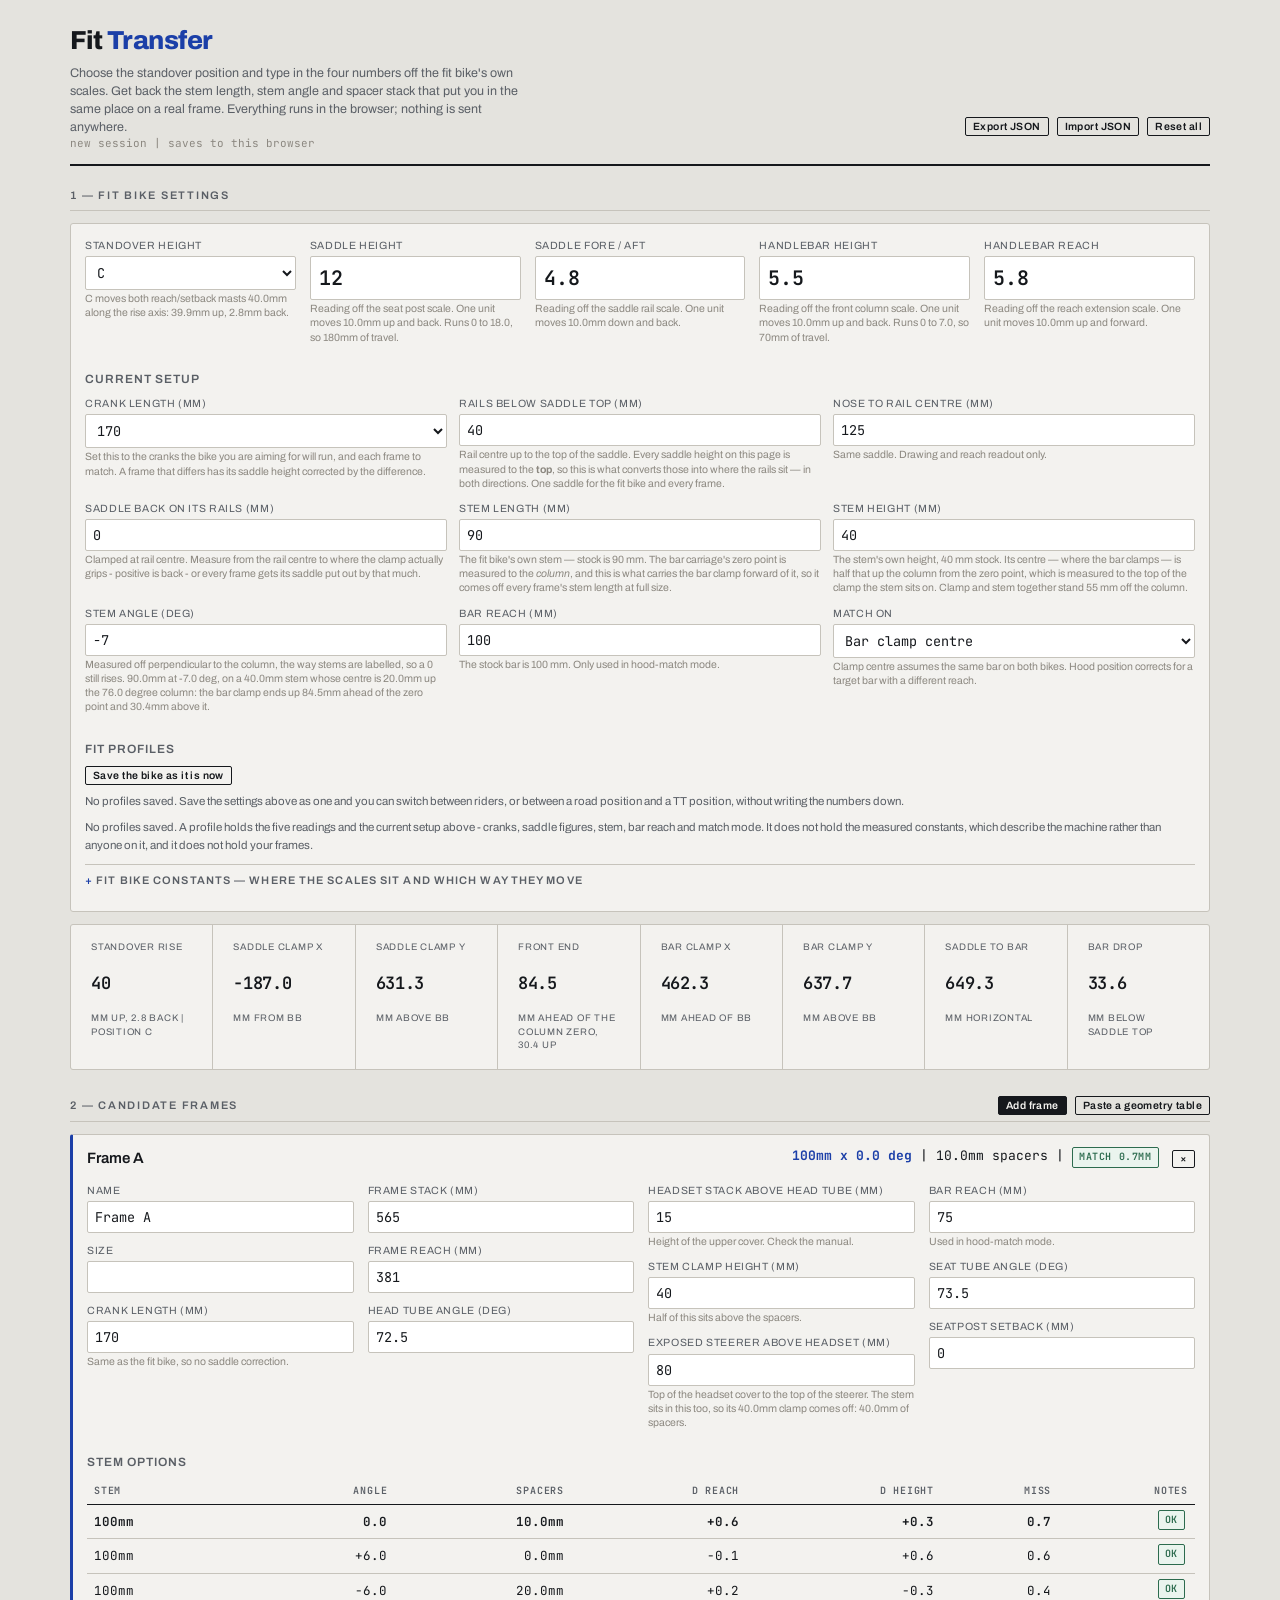
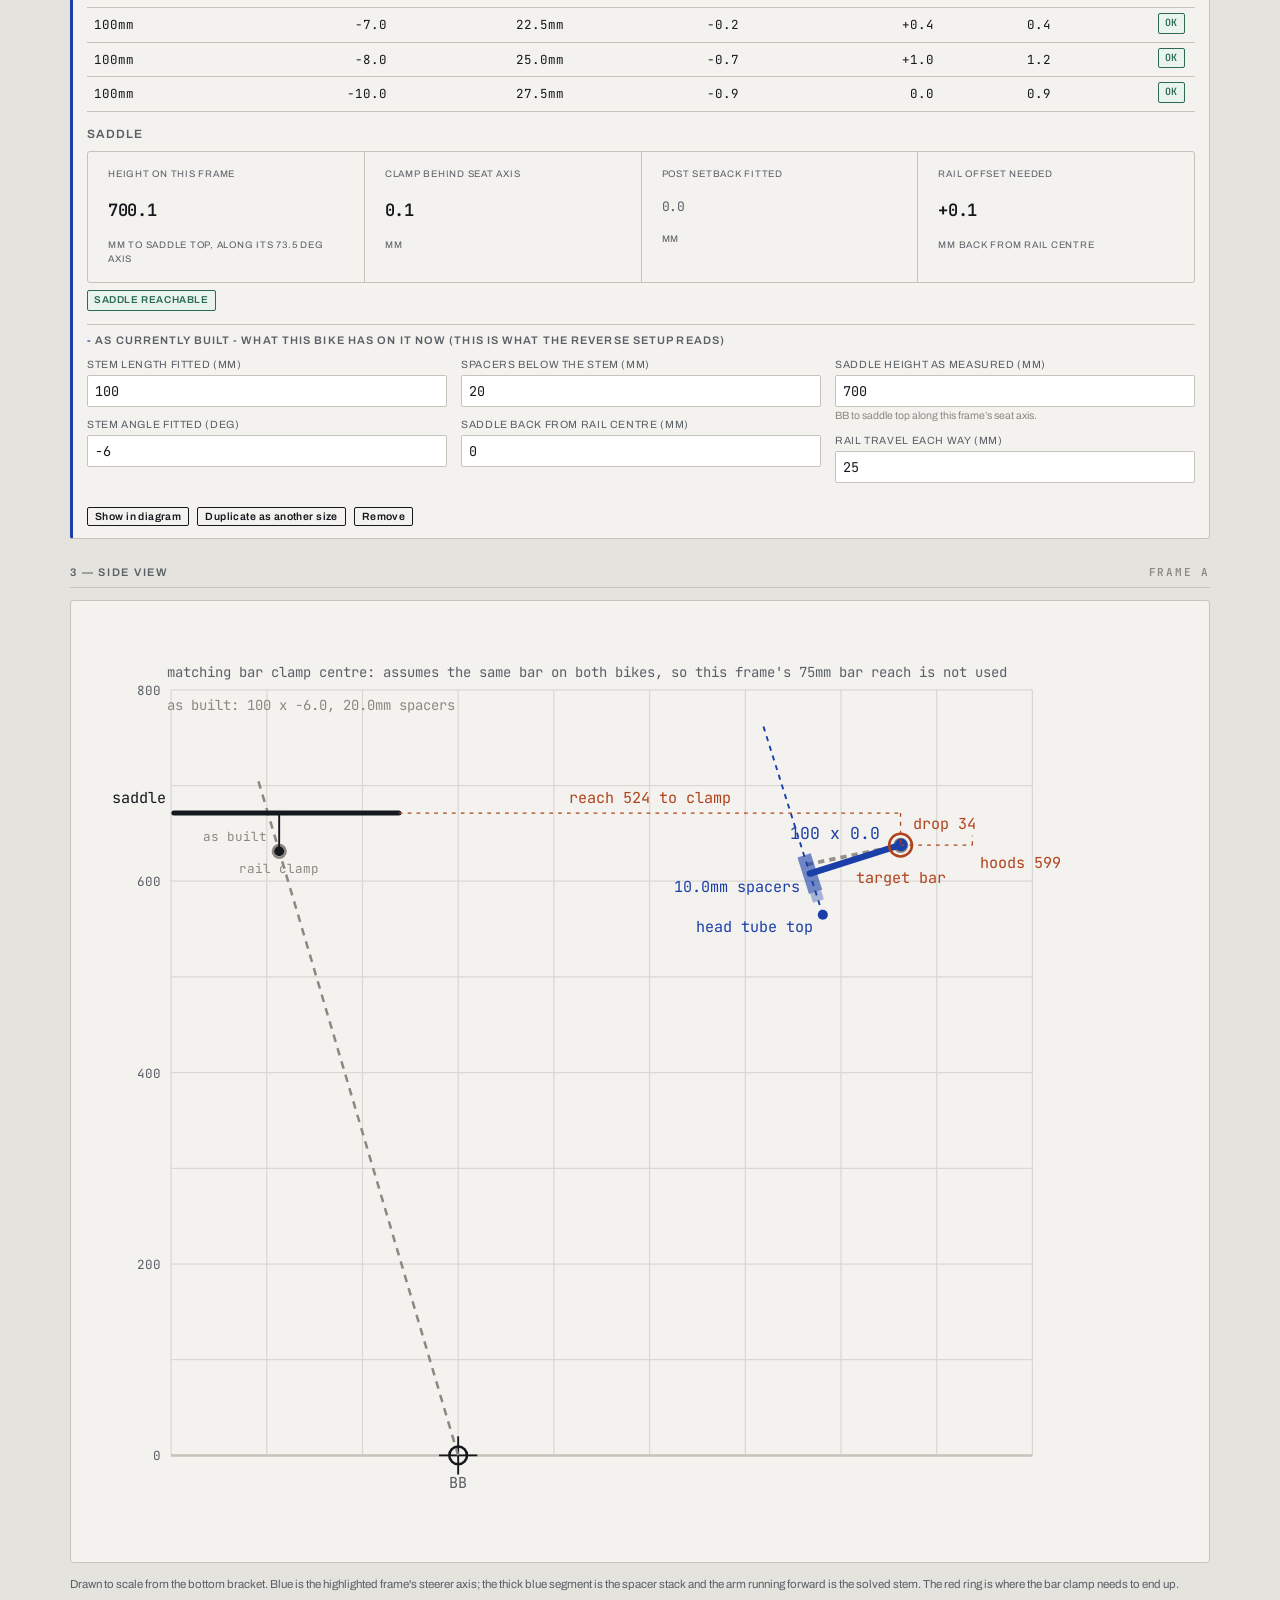
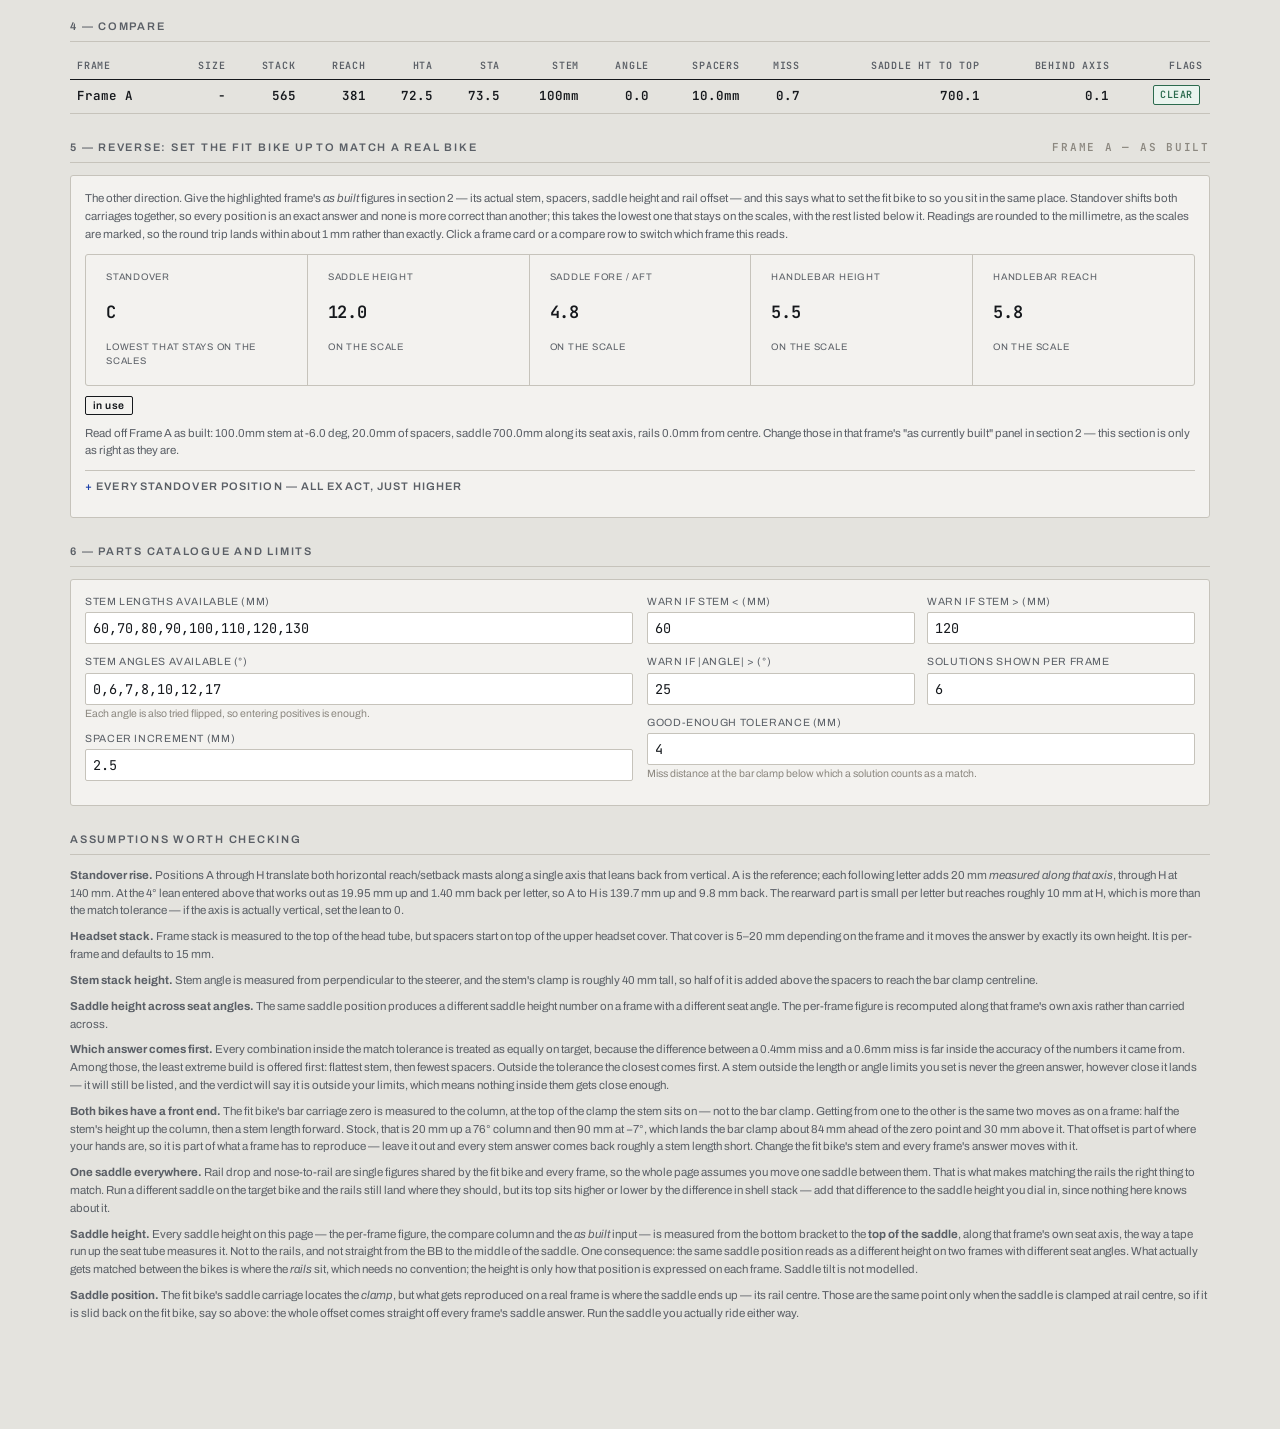
<file: index.html>
<!DOCTYPE html>
<html lang="en">
<head>
<meta charset="utf-8">
<meta name="viewport" content="width=device-width, initial-scale=1">
<title>Kickr Shift Fit Transfer — fit bike to frame</title>
<link rel="preconnect" href="https://fonts.googleapis.com">
<link rel="preconnect" href="https://fonts.gstatic.com" crossorigin>
<link href="https://fonts.googleapis.com/css2?family=Archivo:wght@500;600;800&family=JetBrains+Mono:wght@400;600&display=swap" rel="stylesheet">
<link rel="stylesheet" href="styles.css">
</head>
<body>
<div class="wrap">

<header class="top">
  <div class="topbar">
    <div>
      <h1>Fit <span>Transfer</span></h1>
      <div class="sub">Choose the standover position and type in the four numbers off the fit bike's own scales. Get back the stem length, stem angle and spacer stack that put you in the same place on a real frame. Everything runs in the browser; nothing is sent anywhere.</div>
    </div>
    <div class="btnrow">
      <button class="ghost tiny" id="export-json">Export JSON</button>
      <button class="ghost tiny" id="import-json">Import JSON</button>
      <button class="ghost tiny" id="reset-all">Reset all</button>
      <input type="file" id="import-file" accept=".json" style="display:none">
    </div>
  </div>
  <div class="status" id="save-status"></div>
</header>

<section>
  <h2>1 &mdash; Fit bike settings</h2>
  <div class="panel">
    <div class="grid cols5 big">
      <div class="field"><label>Standover height</label>
        <select data-reading="standover">
          <option value="A">A</option><option value="B">B</option><option value="C">C</option><option value="D">D</option>
          <option value="E">E</option><option value="F">F</option><option value="G">G</option><option value="H">H</option>
        </select>
        <div class="hint" data-hint-for="standover"></div></div>
      <div class="field"><label data-label-for="saddleHeight">Saddle height</label>
        <input type="text" inputmode="decimal" data-reading="saddleHeight">
        <div class="hint" data-hint-for="saddleHeight"></div></div>
      <div class="field"><label data-label-for="saddleForeAft">Saddle fore / aft</label>
        <input type="text" inputmode="decimal" data-reading="saddleForeAft">
        <div class="hint" data-hint-for="saddleForeAft"></div></div>
      <div class="field"><label data-label-for="barHeight">Handlebar height</label>
        <input type="text" inputmode="decimal" data-reading="barHeight">
        <div class="hint" data-hint-for="barHeight"></div></div>
      <div class="field"><label data-label-for="barReach">Handlebar reach</label>
        <input type="text" inputmode="decimal" data-reading="barReach">
        <div class="hint" data-hint-for="barReach"></div></div>
    </div>

    <h3 style="margin-top:16px">Current setup</h3>
    <div class="grid cols3" style="gap:0 12px">
      <div class="field"><label>Crank length (mm)</label>
        <select data-fit-bike="crankLength">
          <option value="165">165</option><option value="167.5">167.5</option>
          <option value="170">170</option><option value="172.5">172.5</option>
          <option value="175">175</option>
        </select>
        <div class="hint">Set this to the cranks the bike you are aiming for will run, and each
          frame to match. A frame that differs has its saddle height corrected by the difference.</div></div>
      <div class="field"><label>Rails below saddle top (mm)</label>
        <input type="text" inputmode="decimal" data-fit-bike="railsBelowSaddleTop">
        <div class="hint">Rail centre up to the top of the saddle. Every saddle height on this page
          is measured to the <b>top</b>, so this is what converts those into where the rails sit
          &mdash; in both directions. One saddle for the fit bike and every frame.</div></div>
      <div class="field"><label>Nose to rail centre (mm)</label>
        <input type="text" inputmode="decimal" data-fit-bike="noseToRailCentre">
        <div class="hint">Same saddle. Drawing and reach readout only.</div></div>
      <div class="field"><label>Saddle back on its rails (mm)</label>
        <input type="text" inputmode="decimal" data-fit-bike="saddleRailOffset">
        <div class="hint" data-hint-for="saddleRailOffset"></div></div>
      <div class="field"><label>Stem length (mm)</label>
        <input type="text" inputmode="decimal" data-fit-bike="stemLength">
        <div class="hint">The fit bike's own stem &mdash; stock is 90&nbsp;mm. The bar carriage's zero
          point is measured to the <i>column</i>, and this is what carries the bar clamp forward of
          it, so it comes off every frame's stem length at full size.</div></div>
      <div class="field"><label>Stem height (mm)</label>
        <input type="text" inputmode="decimal" data-fit-bike="stemHeight">
        <div class="hint">The stem's own height, 40&nbsp;mm stock. Its centre &mdash; where the bar
          clamps &mdash; is half that up the column from the zero point, which is measured to the top
          of the clamp the stem sits on. Clamp and stem together stand 55&nbsp;mm off the column.</div></div>
      <div class="field"><label>Stem angle (deg)</label>
        <input type="text" inputmode="decimal" data-fit-bike="stemAngle">
        <div class="hint" data-hint-for="fitStem"></div></div>
      <div class="field"><label>Bar reach (mm)</label>
        <input type="text" inputmode="decimal" data-fit-bike="barReach">
        <div class="hint">The stock bar is 100&nbsp;mm. Only used in hood-match mode.</div></div>
      <div class="field"><label>Match on</label>
        <select data-fit-bike="matchMode">
          <option value="clamp">Bar clamp centre</option>
          <option value="hoods">Hood position</option>
        </select>
        <div class="hint">Clamp centre assumes the same bar on both bikes. Hood position corrects
          for a target bar with a different reach.</div></div>
    </div>

    <h3 style="margin-top:16px">Fit profiles</h3>
    <div class="btnrow" style="margin-bottom:8px">
      <button class="ghost tiny" id="save-profile">Save the bike as it is now</button>
    </div>
    <div id="profiles-panel"></div>
    <div class="note" id="profiles-note" style="margin-top:8px"></div>

    <details id="constants-details">
      <summary>Fit bike constants &mdash; where the scales sit and which way they move</summary>
      <div class="note" style="margin:4px 0 12px">
        Each carriage is a zero mark plus two slides. Give where the zero mark sits relative to the
        bottom bracket with standover at A, then describe each slide. Standover B through H moves
        both horizontal reach/setback masts 20&nbsp;mm per letter along an axis that leans 4&deg; back,
        so each letter is mostly up but slightly rearward. The height slide takes a tube angle, read the way
        you would read a seat tube or head tube angle: 73 leans back, 90 is vertical. The fore/aft and
        reach slides are near level, so they take a tilt off horizontal: 0 is level, +3 rises 3&deg;,
        &minus;3 drops 3&deg;. Which way along a slide a bigger reading travels is carried by the sign
        of its mm-per-unit, so use a negative gain if the scale counts the other way. Every field
        prints back what it means in words &mdash; if that sentence disagrees with the bike in front
        of you, the number is wrong.
      </div>
      <div class="note" style="margin:0 0 12px">
        <b>These are measured off the machine and you should not normally need to touch them.</b>
        They are a property of the fit bike, not of you or your bikes, so they do not change when you
        adjust anything. Editing one only makes sense if a measurement here is actually wrong, which
        would mean it was mismeasured when this app was written rather than that anything has changed.
        Reset puts every value on this panel back to the measured defaults.
      </div>
      <div class="grid cols2">
        <div><h3>Saddle carriage</h3><div class="grid cols2" style="gap:0 12px" id="saddle-carriage-fields"></div></div>
        <div><h3>Handlebar carriage</h3><div class="grid cols2" style="gap:0 12px" id="bar-carriage-fields"></div></div>
      </div>
      <h3 style="margin-top:14px">Standover mechanism</h3>
      <div class="grid cols4" style="gap:0 12px">
        <div class="field"><label>Standover step per letter (mm)</label>
          <input type="text" inputmode="decimal" data-fit-bike="standoverStepMm">
          <div class="hint">Measured along the rise axis, not vertically.</div></div>
        <div class="field"><label>Standover axis lean back (&deg;)</label>
          <input type="text" inputmode="decimal" data-fit-bike="standoverRiseBackDegrees">
          <div class="hint" data-hint-for="standoverRise"></div></div>
      </div>
      <div class="btnrow" style="margin-top:12px">
        <button class="ghost tiny" id="reset-constants">Reset constants to measured defaults</button>
        <span class="status" id="reset-constants-note"></span>
      </div>
    </details>
  </div>

  <div style="height:12px"></div>
  <div class="readout" id="target-readout"></div>
</section>

<section>
  <h2>2 &mdash; Candidate frames
    <span class="btnrow"><button class="tiny" id="add-frame">Add frame</button>
    <button class="ghost tiny" id="toggle-paste">Paste a geometry table</button></span></h2>
  <div id="paste-panel" class="panel" style="display:none;margin-bottom:14px">
    <h3>Paste geometry</h3>
    <div class="note" style="margin-bottom:8px">Copy the geometry table off the manufacturer's page and paste it here. Rows are matched by label; pick the column for your size. Check the parsed values before importing &mdash; table layouts vary.</div>
    <textarea id="paste-input" placeholder="Stack&#9;528&#9;545&#9;565&#9;585&#10;Reach&#9;372&#9;377&#9;381&#9;387&#10;Head tube angle&#9;71.5&#9;72&#9;72.5&#9;73&#10;Seat tube angle&#9;74.5&#9;74&#9;73.5&#9;73.5"></textarea>
    <div class="btnrow" style="margin-top:8px"><button class="tiny" id="parse-paste">Parse</button><button class="ghost tiny" id="close-paste">Close</button></div>
    <div id="parse-output" style="margin-top:10px"></div>
  </div>
  <div id="frame-list"></div>
</section>

<section>
  <h2>3 &mdash; Side view <span class="status" id="side-view-label"></span></h2>
  <svg id="side-view" viewBox="0 0 900 760" role="img" aria-label="Scale side view of the target position and the solved stem"></svg>
  <div class="note" style="margin-top:6px">Drawn to scale from the bottom bracket. Blue is the highlighted frame's steerer axis; the thick blue segment is the spacer stack and the arm running forward is the solved stem. The red ring is where the bar clamp needs to end up.</div>
</section>

<section>
  <h2>4 &mdash; Compare</h2>
  <div class="scroll"><table id="compare-table"></table></div>
</section>

<section>
  <h2>5 &mdash; Reverse: set the fit bike up to match a real bike <span class="status" id="reverse-label"></span></h2>
  <div class="panel">
    <div class="note" style="margin-bottom:10px">
      The other direction. Give the highlighted frame's <i>as built</i> figures in section 2 &mdash; its actual
      stem, spacers, saddle height and rail offset &mdash; and this says what to set the fit bike to so you sit
      in the same place. Standover shifts both carriages together, so every position is an exact answer and
      none is more correct than another; this takes the lowest one that stays on the scales, with the rest
      listed below it. Readings are rounded to the millimetre, as the scales are marked, so the round trip
      lands within about 1&nbsp;mm rather than exactly. Click a frame card or a compare row to switch which
      frame this reads.
    </div>
    <div id="reverse-panel"></div>
  </div>
</section>

<section>
  <h2>6 &mdash; Parts catalogue and limits</h2>
  <div class="panel grid cols2">
    <div>
      <div class="field"><label>Stem lengths available (mm)</label><input type="text" data-option="stemLengths"></div>
      <div class="field"><label>Stem angles available (&deg;)</label><input type="text" data-option="stemAngles">
        <div class="hint">Each angle is also tried flipped, so entering positives is enough.</div></div>
      <div class="field"><label>Spacer increment (mm)</label><input type="text" inputmode="decimal" data-option="spacerStep"></div>
    </div>
    <div>
      <div class="grid cols2" style="gap:0 12px">
        <div class="field"><label>Warn if stem &lt; (mm)</label><input type="text" inputmode="decimal" data-option="minStemLength"></div>
        <div class="field"><label>Warn if stem &gt; (mm)</label><input type="text" inputmode="decimal" data-option="maxStemLength"></div>
        <div class="field"><label>Warn if |angle| &gt; (&deg;)</label><input type="text" inputmode="decimal" data-option="maxStemAngle"></div>
        <div class="field"><label>Solutions shown per frame</label><input type="text" inputmode="decimal" data-option="solutionsPerFrame"></div>
      </div>
      <div class="field"><label>Good-enough tolerance (mm)</label><input type="text" inputmode="decimal" data-option="toleranceMm">
        <div class="hint">Miss distance at the bar clamp below which a solution counts as a match.</div></div>
    </div>
  </div>
</section>

<section>
  <h2>Assumptions worth checking</h2>
  <div class="note">
    <p><b>Standover rise.</b> Positions A through H translate both horizontal reach/setback masts along a single axis that leans back from vertical. A is the reference; each following letter adds 20&nbsp;mm <i>measured along that axis</i>, through H at 140&nbsp;mm. At the 4&deg; lean entered above that works out as 19.95&nbsp;mm up and 1.40&nbsp;mm back per letter, so A to H is 139.7&nbsp;mm up and 9.8&nbsp;mm back. The rearward part is small per letter but reaches roughly 10&nbsp;mm at H, which is more than the match tolerance &mdash; if the axis is actually vertical, set the lean to 0.</p>
    <p><b>Headset stack.</b> Frame stack is measured to the top of the head tube, but spacers start on top of the upper headset cover. That cover is 5&ndash;20&nbsp;mm depending on the frame and it moves the answer by exactly its own height. It is per-frame and defaults to 15&nbsp;mm.</p>
    <p><b>Stem stack height.</b> Stem angle is measured from perpendicular to the steerer, and the stem's clamp is roughly 40&nbsp;mm tall, so half of it is added above the spacers to reach the bar clamp centreline.</p>
    <p><b>Saddle height across seat angles.</b> The same saddle position produces a different saddle height number on a frame with a different seat angle. The per-frame figure is recomputed along that frame's own axis rather than carried across.</p>
    <p><b>Which answer comes first.</b> Every combination inside the match tolerance is treated as equally on target, because the difference between a 0.4mm miss and a 0.6mm miss is far inside the accuracy of the numbers it came from. Among those, the least extreme build is offered first: flattest stem, then fewest spacers. Outside the tolerance the closest comes first. A stem outside the length or angle limits you set is never the green answer, however close it lands &mdash; it will still be listed, and the verdict will say it is outside your limits, which means nothing inside them gets close enough.</p>
    <p><b>Both bikes have a front end.</b> The fit bike's bar carriage zero is measured to the column, at the top of the clamp the stem sits on &mdash; not to the bar clamp. Getting from one to the other is the same two moves as on a frame: half the stem's height up the column, then a stem length forward. Stock, that is 20&nbsp;mm up a 76&deg; column and then 90&nbsp;mm at &minus;7&deg;, which lands the bar clamp about 84&nbsp;mm ahead of the zero point and 30&nbsp;mm above it. That offset is part of where your hands are, so it is part of what a frame has to reproduce &mdash; leave it out and every stem answer comes back roughly a stem length short. Change the fit bike's stem and every frame's answer moves with it.</p>
    <p><b>One saddle everywhere.</b> Rail drop and nose-to-rail are single figures shared by the fit bike and every frame, so the whole page assumes you move one saddle between them. That is what makes matching the rails the right thing to match. Run a different saddle on the target bike and the rails still land where they should, but its top sits higher or lower by the difference in shell stack &mdash; add that difference to the saddle height you dial in, since nothing here knows about it.</p>
    <p><b>Saddle height.</b> Every saddle height on this page &mdash; the per-frame figure, the compare column and the <i>as built</i> input &mdash; is measured from the bottom bracket to the <b>top of the saddle</b>, along that frame's own seat axis, the way a tape run up the seat tube measures it. Not to the rails, and not straight from the BB to the middle of the saddle. One consequence: the same saddle position reads as a different height on two frames with different seat angles. What actually gets matched between the bikes is where the <i>rails</i> sit, which needs no convention; the height is only how that position is expressed on each frame. Saddle tilt is not modelled.</p>
    <p><b>Saddle position.</b> The fit bike's saddle carriage locates the <i>clamp</i>, but what gets reproduced on a real frame is where the saddle ends up &mdash; its rail centre. Those are the same point only when the saddle is clamped at rail centre, so if it is slid back on the fit bike, say so above: the whole offset comes straight off every frame's saddle answer. Run the saddle you actually ride either way.</p>
  </div>
</section>

</div>

<script type="module" src="js/main.js"></script>
</body>
</html>
</file>
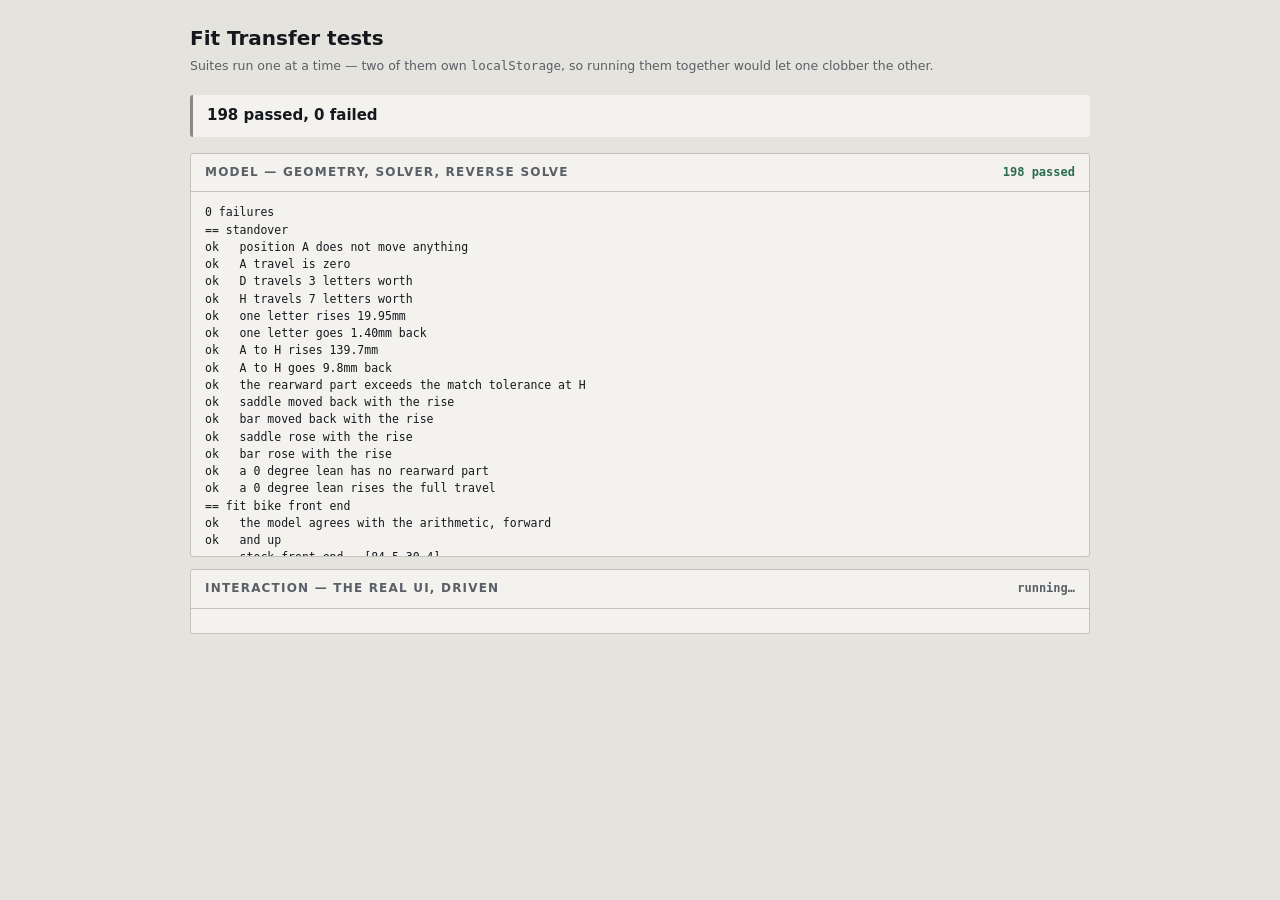
<file: tests/index.html>
<!DOCTYPE html>
<html lang="en">
<head>
<meta charset="utf-8">
<meta name="viewport" content="width=device-width, initial-scale=1">
<title>Fit Transfer — tests</title>
<style>
body{background:#E4E3DE;color:#15181C;font-family:system-ui,-apple-system,sans-serif;
  font-size:14px;margin:0;padding:24px;line-height:1.45}
.wrap{max-width:900px;margin:0 auto}
h1{font-size:20px;margin:0 0 4px}
.sub{color:#5A5F66;font-size:12.5px;margin-bottom:20px}
#total{font-size:15px;font-weight:600;padding:10px 14px;border-radius:3px;margin-bottom:16px;
  border-left:3px solid #8C8880;background:#F3F2EF}
#total.pass{border-left-color:#2C6B4E;background:#edf5f0}
#total.fail{border-left-color:#B0431D;background:#fff3ec}
.suite{background:#F3F2EF;border:1px solid #C6C3BB;border-radius:3px;margin-bottom:12px}
.suite h2{font-size:12px;letter-spacing:.1em;text-transform:uppercase;color:#5A5F66;
  margin:0;padding:10px 14px;border-bottom:1px solid #C6C3BB;display:flex;
  justify-content:space-between;align-items:center;gap:10px}
.tally{font-family:ui-monospace,Menlo,monospace;font-size:12px;letter-spacing:0;text-transform:none}
.tally.pass{color:#2C6B4E}
.tally.fail{color:#B0431D}
pre{margin:0;padding:12px 14px;font-family:ui-monospace,SFMono-Regular,Menlo,monospace;
  font-size:11.5px;line-height:1.5;white-space:pre-wrap;max-height:340px;overflow:auto}
pre .bad{color:#B0431D;font-weight:600}
/* Rendered but offscreen, NOT display:none — an element inside a non-rendered frame
   cannot take focus, and two suites check that the caret survives a redraw. */
iframe{position:fixed;left:-10000px;top:0;width:1200px;height:900px;border:0}
</style>
</head>
<body>
<div class="wrap">
  <h1>Fit Transfer tests</h1>
  <div class="sub">Suites run one at a time — two of them own <code>localStorage</code>, so
    running them together would let one clobber the other.</div>
  <div id="total">running…</div>
  <div id="suites"></div>
</div>

<script type="module">
const SUITES = [
  { file: 'model.html', title: 'Model — geometry, solver, reverse solve' },
  { file: 'interaction.html', title: 'Interaction — the real UI, driven' },
  { file: 'migration.html', title: 'Migration — loading a pre-refactor save' },
];

const TIMEOUT_MS = 30000;
const POLL_MS = 100;
// A suite publishes its results synchronously, which can be before its app's debounced
// save has landed. Tearing the frame down and pausing keeps that write from escaping into
// the next suite's localStorage.
const SETTLE_MS = 500;
const sleep = ms => new Promise(resolve => setTimeout(resolve, ms));

/** Load one suite offscreen, wait for its results, then tear it down. */
async function run(suite) {
  const frame = document.createElement('iframe');
  frame.src = suite.file;
  document.body.append(frame);

  const deadline = Date.now() + TIMEOUT_MS;
  let output = 'FAIL suite timed out after ' + TIMEOUT_MS / 1000 + 's';

  while (Date.now() < deadline) {
    await sleep(POLL_MS);
    let text;
    try {
      text = frame.contentDocument?.querySelector('#results')?.textContent;
    } catch {
      continue; // still navigating
    }
    if (text && text !== 'running') {
      output = text;
      break;
    }
  }

  // Removing the frame discards its timers, so no stray save fires later.
  frame.remove();
  await sleep(SETTLE_MS);
  return output;
}

const total = document.querySelector('#total');
const host = document.querySelector('#suites');
let grandPassed = 0;
let grandFailed = 0;

for (const suite of SUITES) {
  const panel = document.createElement('div');
  panel.className = 'suite';
  panel.innerHTML = `<h2>${suite.title}<span class="tally">running…</span></h2><pre></pre>`;
  host.append(panel);

  const output = await run(suite);
  const lines = output.split('\n');
  const passed = lines.filter(line => line.startsWith('ok')).length;
  const failed = lines.filter(line => line.startsWith('FAIL') || line.startsWith('THREW')).length;
  grandPassed += passed;
  grandFailed += failed;

  const tally = panel.querySelector('.tally');
  tally.textContent = failed ? `${failed} failed, ${passed} passed` : `${passed} passed`;
  tally.className = 'tally ' + (failed ? 'fail' : 'pass');

  // Highlight failures; keep everything else as plain text.
  panel.querySelector('pre').append(...lines.flatMap(line => {
    const isBad = line.startsWith('FAIL') || line.startsWith('THREW');
    const node = isBad ? Object.assign(document.createElement('span'), { className: 'bad', textContent: line })
                       : document.createTextNode(line);
    return [node, document.createTextNode('\n')];
  }));

  total.textContent = `${grandPassed} passed, ${grandFailed} failed`;
}

total.textContent = grandFailed
  ? `${grandFailed} failed, ${grandPassed} passed`
  : `All ${grandPassed} checks passed across ${SUITES.length} suites`;
total.className = grandFailed ? 'fail' : 'pass';
</script>
</body>
</html>
</file>
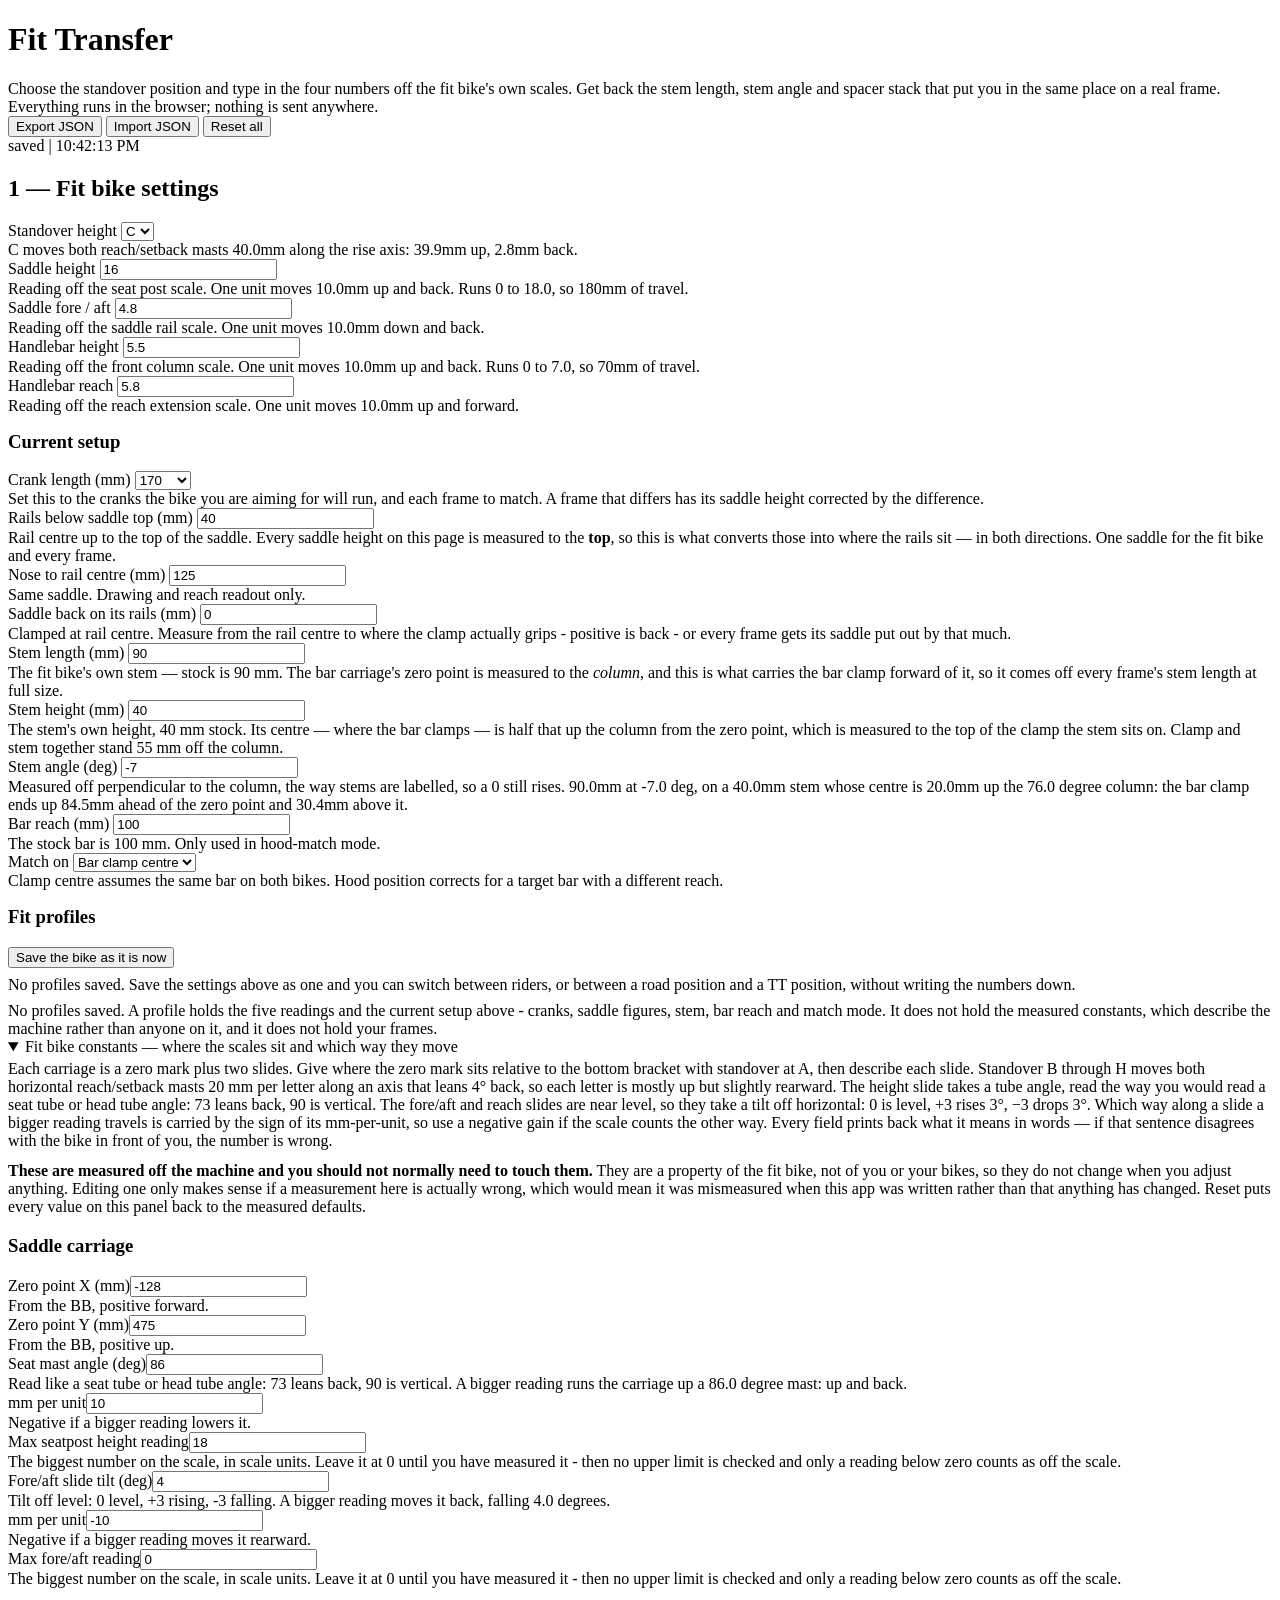
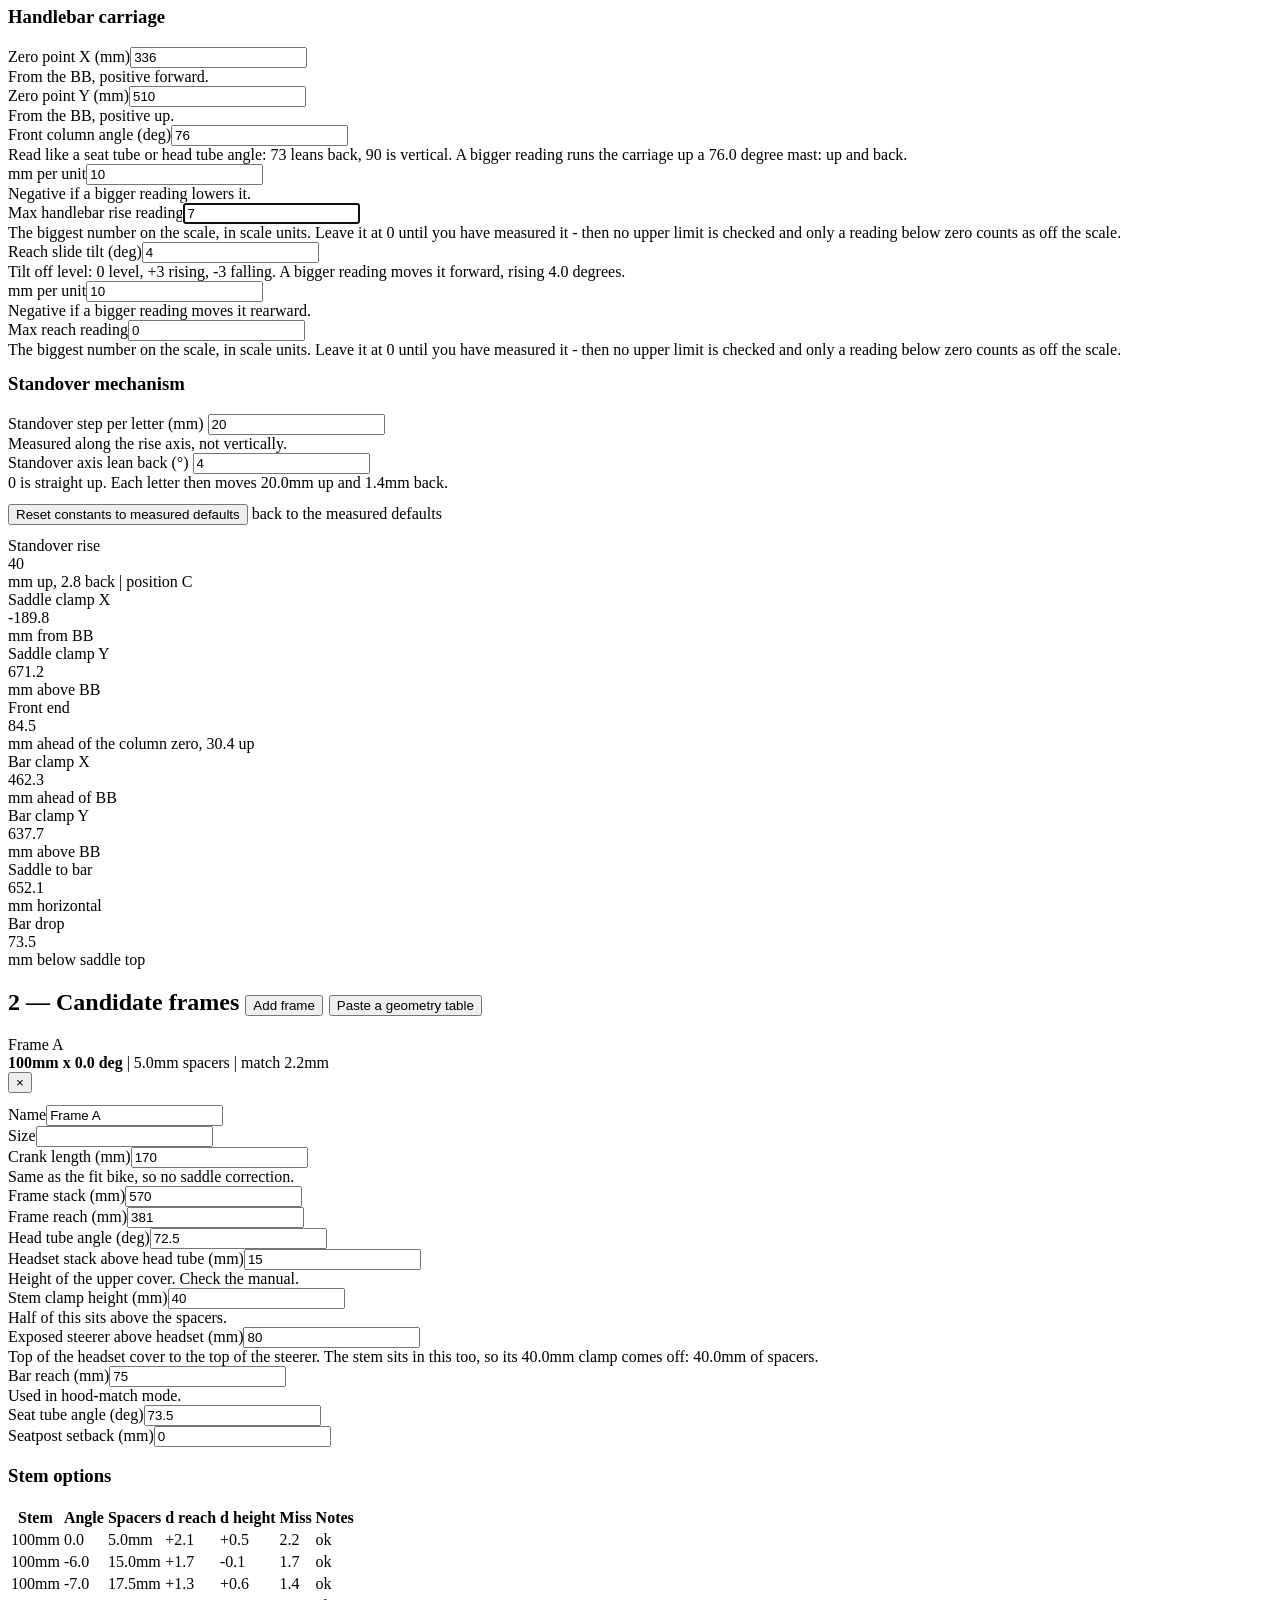
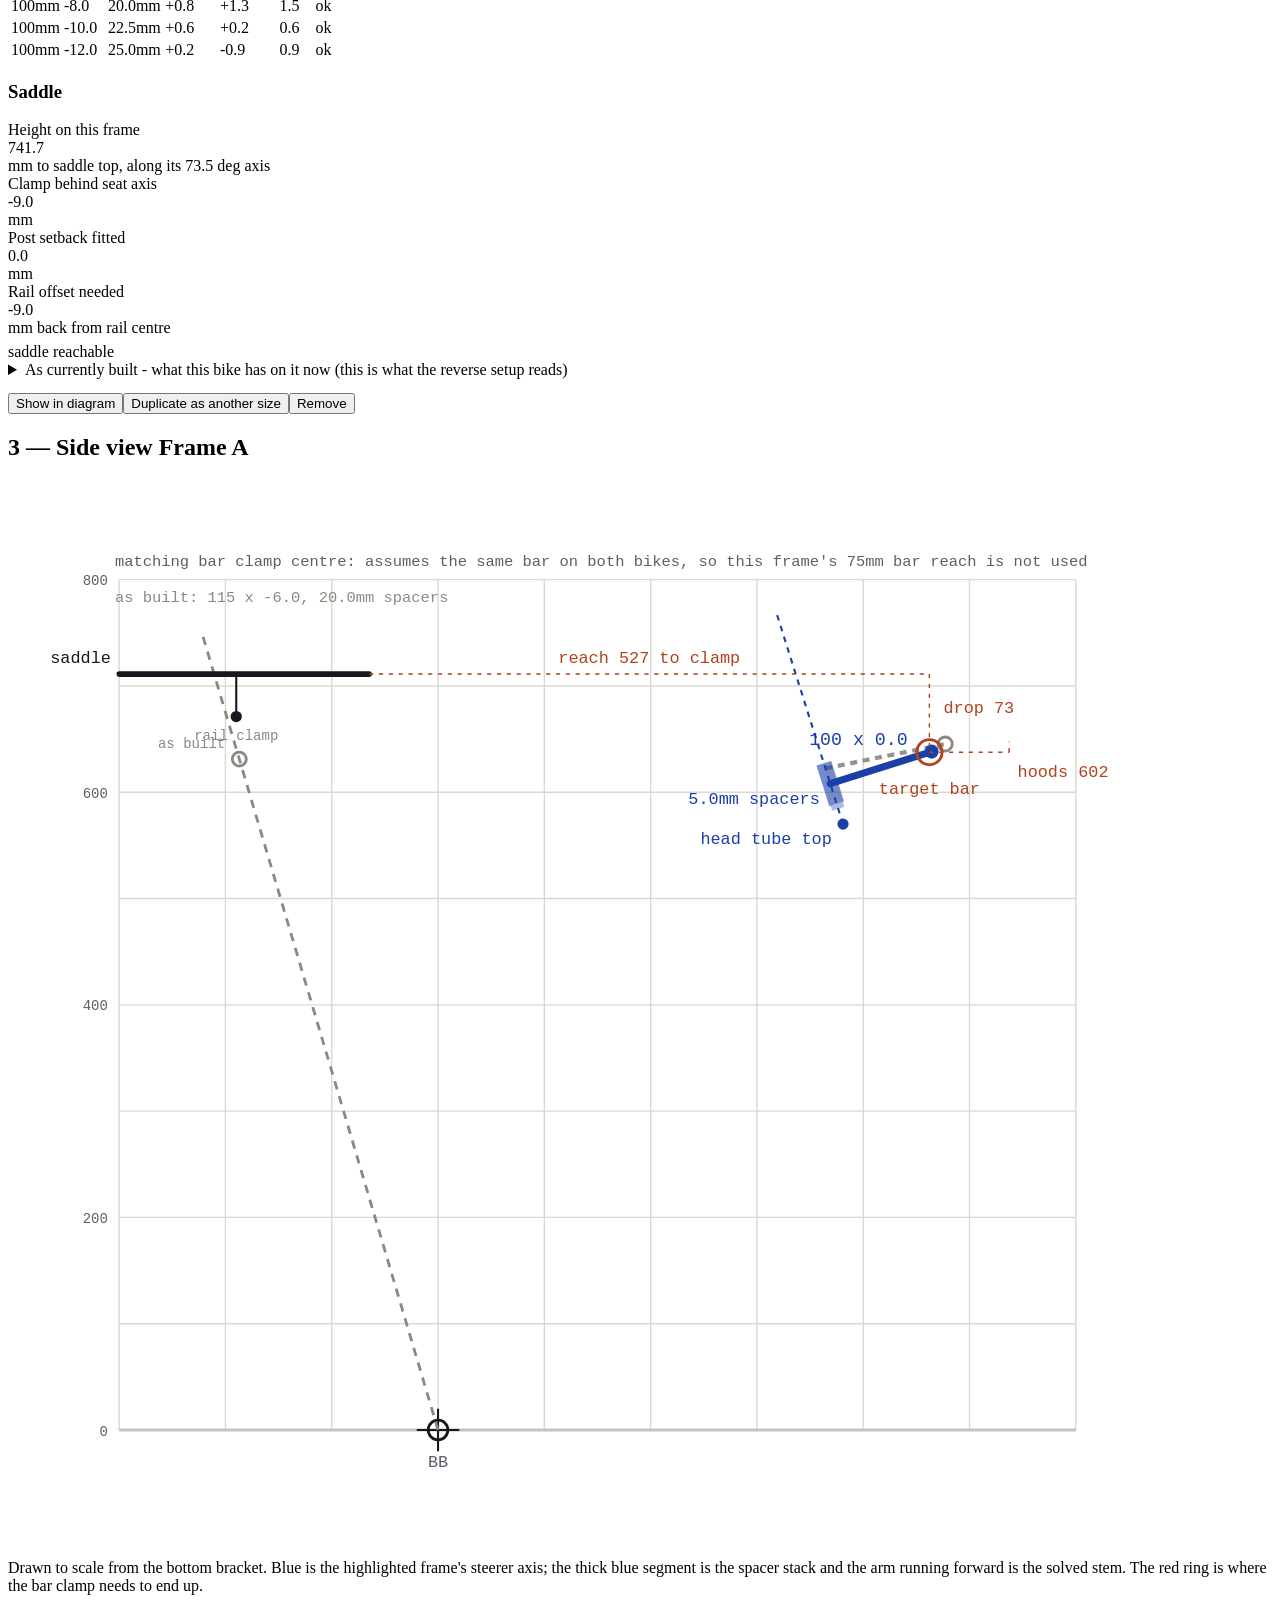
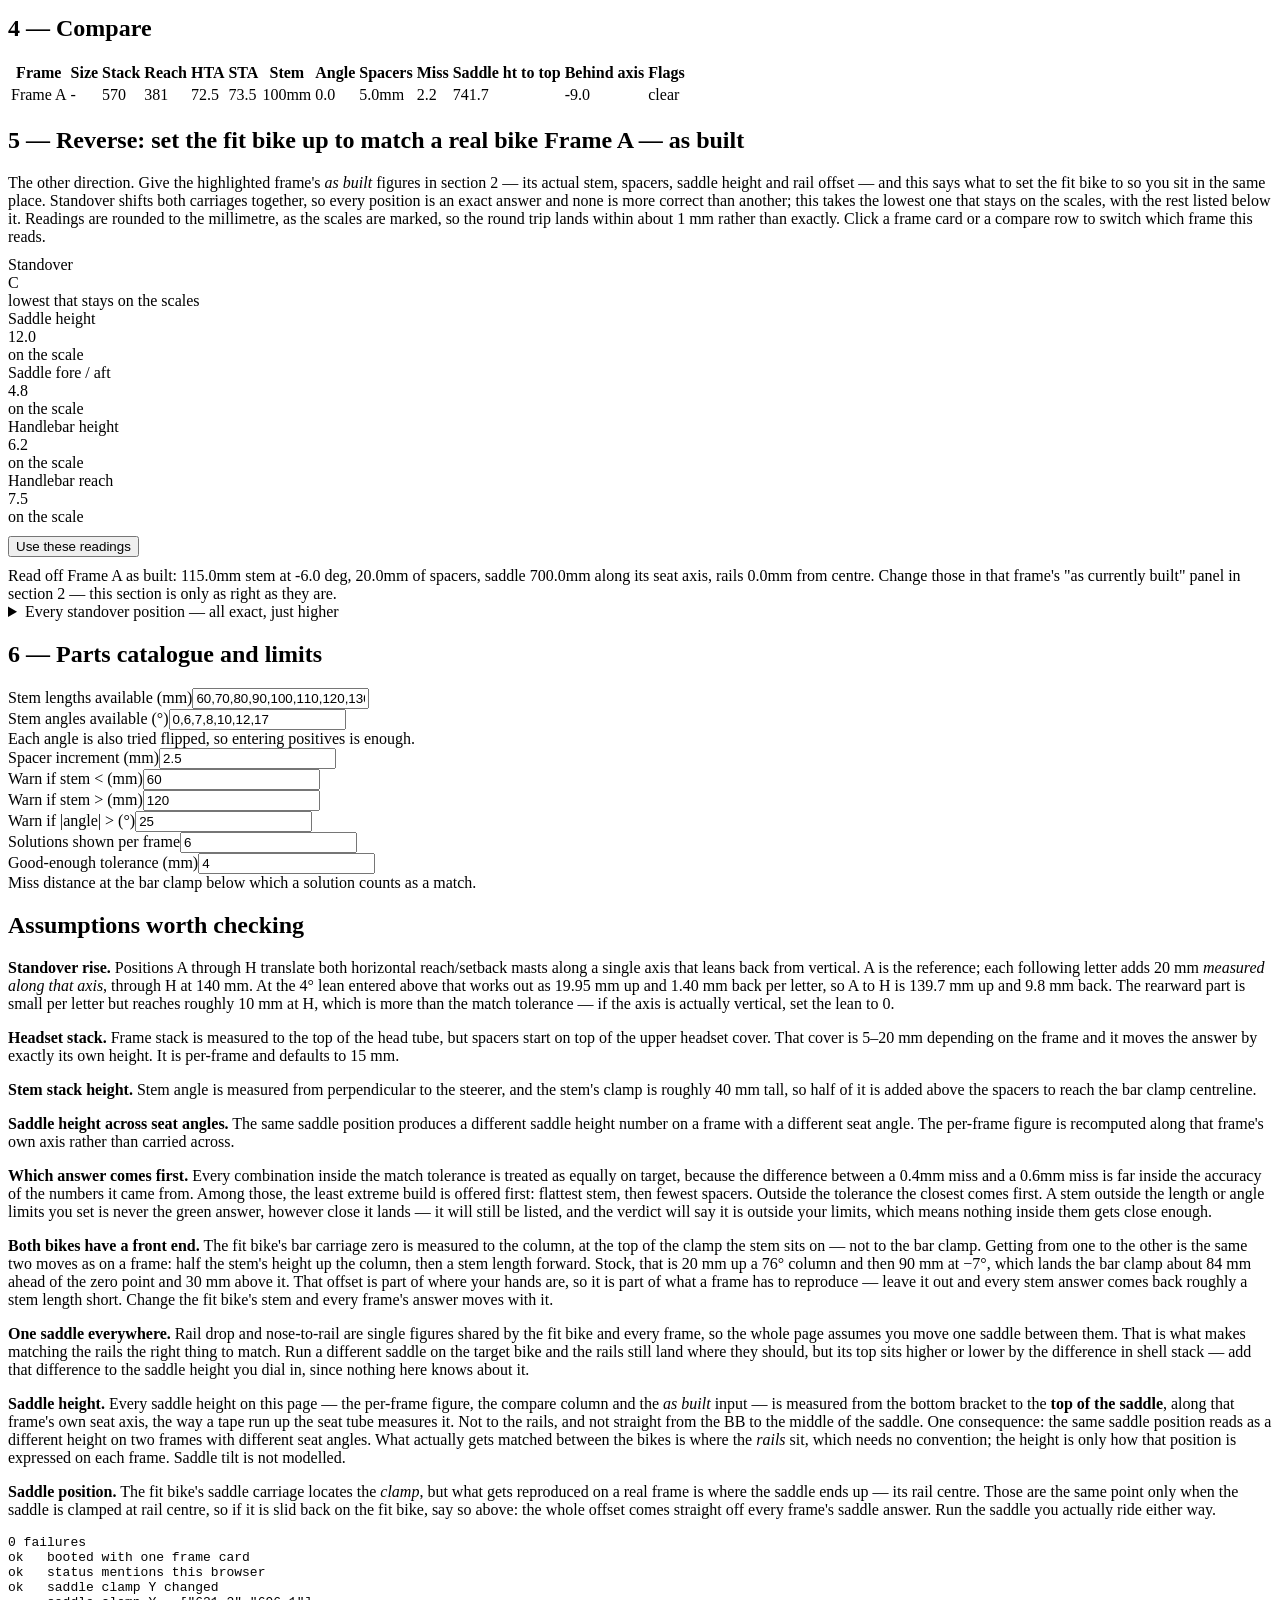
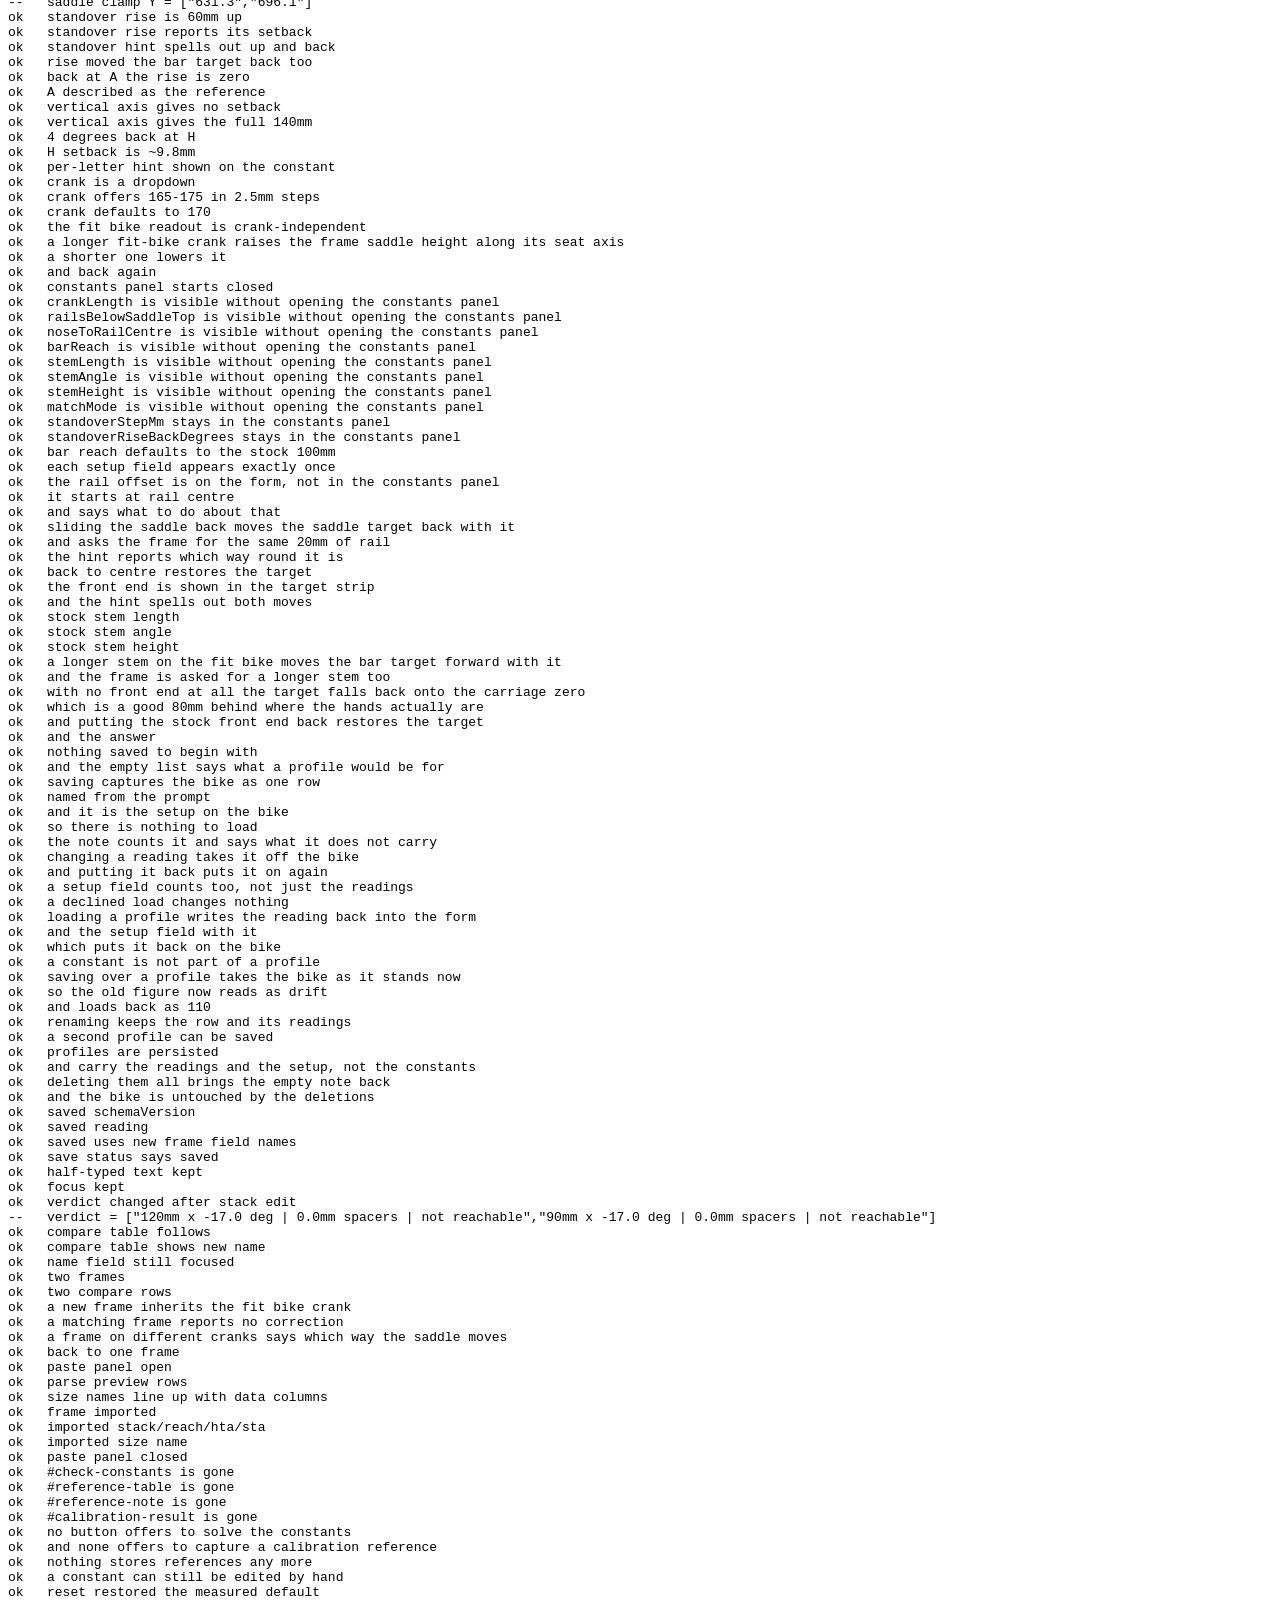
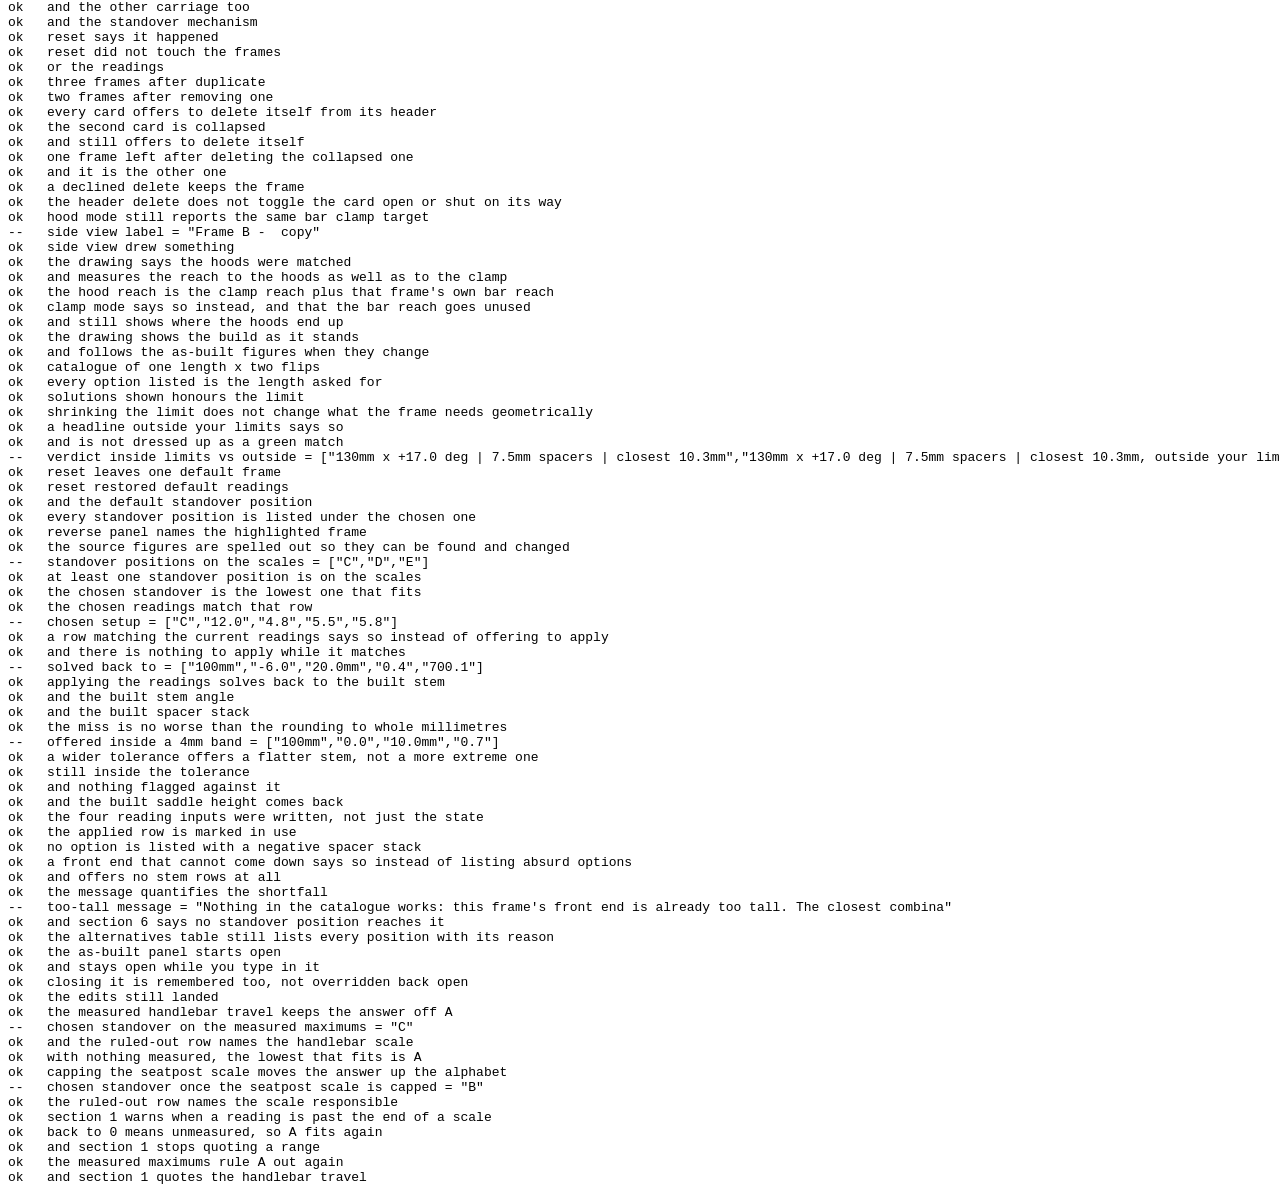
<file: tests/interaction.html>
<!DOCTYPE html>
<html><head><meta charset="utf-8"><title>smoke</title></head>
<body>
<pre id="results">running</pre>
<script type="module">
const log = [];
const check = (label, got, want) => {
  const ok = JSON.stringify(got) === JSON.stringify(want);
  log.push(`${ok ? 'ok  ' : 'FAIL'} ${label}${ok ? '' : `  got=${JSON.stringify(got)} want=${JSON.stringify(want)}`}`);
};
const note = (label, value) => log.push(`--   ${label} = ${JSON.stringify(value)}`);
const sleep = ms => new Promise(r => setTimeout(r, ms));
const $ = s => document.querySelector(s);
const $$ = s => Array.from(document.querySelectorAll(s));

function type(input, value) {
  input.value = value;
  input.dispatchEvent(new Event('input', { bubbles: true }));
}
function pick(select, value) {
  select.value = value;
  select.dispatchEvent(new Event('input', { bubbles: true }));
  select.dispatchEvent(new Event('change', { bubbles: true }));
}
const buttonByText = text => $$('button').find(b => b.textContent.trim() === text);

try {
  localStorage.clear();

  // Load the real page markup, minus its module tag, then boot the app against it.
  const html = await fetch('../index.html').then(r => r.text());
  const parsed = new DOMParser().parseFromString(html, 'text/html');
  const results = $('#results');
  document.body.innerHTML = parsed.body.innerHTML;
  document.body.append(results);
  await import('../js/main.js');

  for (let i = 0; i < 60 && !$('#frame-list').children.length; i++) await sleep(50);
  check('booted with one frame card', $('#frame-list').children.length, 1);
  check('status mentions this browser', /saves to this browser/.test($('#save-status').textContent), true);

  // Everything destructive asks first, and an unanswered native dialog blocks the page for
  // good in headless Chrome, so the answer is stubbed here rather than next to each click. The
  // sections that care about declining override it themselves and put it back.
  window.confirm = () => true;
  // Profile names come from a prompt; take the suggestion unless a test says otherwise.
  window.prompt = (question, suggestion) => suggestion;

  /* ---- 1. typing a reading moves the target readout ---- */
  const readoutValues = () => $$('#target-readout .v').map(n => n.textContent);
  const before = readoutValues();
  type($('[data-reading="saddleHeight"]'), '18.5');
  const after = readoutValues();
  check('saddle clamp Y changed', before[2] !== after[2], true);
  note('saddle clamp Y', [before[2], after[2]]);

  /* ---- 2. standover select lifts both carriages ---- */
  // From A deliberately: the default is C now, so starting where the page starts would leave
  // the first pick doing nothing.
  pick($('[data-reading="standover"]'), 'A');
  // Strip order: standover rise, saddle X, saddle Y, front end, bar X, bar Y, ...
  const barTargetBeforeRise = $$('#target-readout .v')[4].textContent;
  pick($('[data-reading="standover"]'), 'D');
  // Three letters at 20mm along an axis leaning 4 degrees back: 59.9 up, 4.2 back.
  check('standover rise is 60mm up', $$('#target-readout .v')[0].textContent, '60');
  check('standover rise reports its setback', /4\.2 back \| position D/.test($$('#target-readout div')[0].textContent), true);
  check('standover hint spells out up and back', /D moves both reach\/setback masts 60\.0mm along the rise axis: 59\.9mm up, 4\.2mm back/.test($('[data-hint-for="standover"]').textContent), true);
  // Both figures are printed to one decimal, so their difference can be a rounding step out.
  check('rise moved the bar target back too',
        Math.abs(Number(barTargetBeforeRise) - Number($$('#target-readout .v')[4].textContent) - 4.2) < 0.15, true);
  pick($('[data-reading="standover"]'), 'A');
  check('back at A the rise is zero', $$('#target-readout .v')[0].textContent, '0');
  check('A described as the reference', /A is the reference position/.test($('[data-hint-for="standover"]').textContent), true);

  /* ---- 2b. the standover axis is editable, and 0 makes it purely vertical ---- */
  type($('[data-fit-bike="standoverRiseBackDegrees"]'), '0');
  pick($('[data-reading="standover"]'), 'H');
  check('vertical axis gives no setback', $$('#target-readout div')[0].textContent.includes('0 back'), true);
  check('vertical axis gives the full 140mm', $$('#target-readout .v')[0].textContent, '140');
  type($('[data-fit-bike="standoverRiseBackDegrees"]'), '4');
  check('4 degrees back at H', $$('#target-readout .v')[0].textContent, '140');
  check('H setback is ~9.8mm', /9\.8 back/.test($$('#target-readout div')[0].textContent), true);
  check('per-letter hint shown on the constant', $('[data-hint-for="standoverRise"]').textContent,
        '0 is straight up. Each letter then moves 20.0mm up and 1.4mm back.');
  pick($('[data-reading="standover"]'), 'A');

  /* ---- 2c. crank length is a dropdown of the bike's actual increments ---- */
  const crank = $('[data-fit-bike="crankLength"]');
  check('crank is a dropdown', crank.tagName, 'SELECT');
  check('crank offers 165-175 in 2.5mm steps',
        [...crank.options].map(o => o.value), ['165', '167.5', '170', '172.5', '175']);
  check('crank defaults to 170', crank.value, '170');
  // Crank compensation is per candidate frame, not part of the fit bike's own readout, so
  // it shows up in the frame's reported saddle height. Longer cranks on the fit bike mean a
  // lower measured saddle there, so the target bike's saddle goes UP by the difference —
  // measured along that frame's seat axis, hence 5 / sin(73.5 deg).
  const frameSaddleHeight = () => Number($('#compare-table tbody tr').children[10].textContent);
  const fitBikeReadoutY = () => $$('#target-readout .v')[2].textContent;
  const readoutAt170 = fitBikeReadoutY();
  const heightAt170 = frameSaddleHeight();
  pick(crank, '175');
  check('the fit bike readout is crank-independent', fitBikeReadoutY(), readoutAt170);
  check('a longer fit-bike crank raises the frame saddle height along its seat axis',
        Math.abs(frameSaddleHeight() - heightAt170 - 5 / Math.sin(73.5 * Math.PI / 180)) < 0.05, true);
  pick(crank, '165');
  check('a shorter one lowers it',
        Math.abs(frameSaddleHeight() - heightAt170 + 5 / Math.sin(73.5 * Math.PI / 180)) < 0.05, true);
  pick(crank, '170');
  check('and back again', frameSaddleHeight(), heightAt170);

  /* ---- 2d. the promoted setup fields are on the form, outside the constants panel ---- */
  check('constants panel starts closed', $('#constants-details').open, false);
  for (const field of ['crankLength', 'railsBelowSaddleTop', 'noseToRailCentre', 'barReach',
                       'stemLength', 'stemAngle', 'stemHeight', 'matchMode']) {
    const node = $(`[data-fit-bike="${field}"]`);
    check(`${field} is visible without opening the constants panel`,
          !!node && !node.closest('details'), true);
  }
  for (const field of ['standoverStepMm', 'standoverRiseBackDegrees']) {
    check(`${field} stays in the constants panel`,
          $(`[data-fit-bike="${field}"]`).closest('details') === $('#constants-details'), true);
  }
  check('bar reach defaults to the stock 100mm', $('[data-fit-bike="barReach"]').value, '100');
  check('each setup field appears exactly once',
        $$('[data-fit-bike="crankLength"]').length + $$('[data-fit-bike="barReach"]').length, 2);

  /* ---- 2e. where the saddle sits on the fit bike's own rails ---- */
  // The carriage locates the clamp, so this is the difference between the clamp and the saddle.
  // It comes off every frame's saddle answer at full size, which is why it is not buried in the
  // constants panel: it is set on the bike, not measured off it once.
  const railOffsetField = $('[data-fit-bike="saddleRailOffset"]');
  check('the rail offset is on the form, not in the constants panel',
        !!railOffsetField && !railOffsetField.closest('details'), true);
  check('it starts at rail centre', railOffsetField.value, '0');
  check('and says what to do about that',
        /Clamped at rail centre/.test($('[data-hint-for="saddleRailOffset"]').textContent), true);

  const saddleTargetX = () => Number($$('#target-readout .v')[1].textContent);
  // Fourth cell of the frame card's saddle readout: "Rail offset needed".
  const frameRailOffset = () => Number($$('#frame-list .readout .v')[3].textContent);
  const centredTargetX = saddleTargetX();
  const centredFrameOffset = frameRailOffset();
  type(railOffsetField, '20');
  check('sliding the saddle back moves the saddle target back with it',
        Math.abs(centredTargetX - saddleTargetX() - 20) < 0.05, true);
  check('and asks the frame for the same 20mm of rail',
        Math.abs(frameRailOffset() - centredFrameOffset - 20) < 0.05, true);
  check('the hint reports which way round it is',
        /grips 20\.0mm ahead of the rail centre, so the saddle sits that far back/
          .test($('[data-hint-for="saddleRailOffset"]').textContent), true);
  type(railOffsetField, '0');
  check('back to centre restores the target', Math.abs(saddleTargetX() - centredTargetX) < 0.05, true);

  /* ---- 2f. the fit bike's own front end ---- */
  // The bar carriage's zero is on the column, below and behind the bar clamp. Every millimetre
  // of that lands on the frame's stem length, so it is on the form rather than buried, and the
  // hint has to print what the three numbers currently amount to.
  const barTargetAt = () => Number($$('#target-readout .v')[4].textContent);
  const frontEndX = () => Number($$('#target-readout .v')[3].textContent);
  // Fourth cell of the frame card's stem readout is the answer's stem length; find it instead
  // through the compare table, which is stable.
  const solvedStem = () => $$('#compare-table tbody tr')[0].children[6].textContent;
  check('the front end is shown in the target strip', frontEndX() > 80, true);
  check('and the hint spells out both moves',
        /on a 40\.0mm stem whose centre is 20\.0mm up the 76\.0 degree column/
          .test($('[data-hint-for="fitStem"]').textContent), true);
  check('stock stem length', $('[data-fit-bike="stemLength"]').value, '90');
  check('stock stem angle', $('[data-fit-bike="stemAngle"]').value, '-7');
  check('stock stem height', $('[data-fit-bike="stemHeight"]').value, '40');

  const stemmedTargetX = barTargetAt();
  const stemmedAnswer = solvedStem();
  type($('[data-fit-bike="stemLength"]'), '110');
  check('a longer stem on the fit bike moves the bar target forward with it',
        Math.abs(barTargetAt() - stemmedTargetX - 20 * Math.cos(7 * Math.PI / 180)) < 0.15, true);
  check('and the frame is asked for a longer stem too',
        Number(solvedStem().replace('mm', '')) > Number(stemmedAnswer.replace('mm', '')), true);
  type($('[data-fit-bike="stemLength"]'), '0');
  type($('[data-fit-bike="stemHeight"]'), '0');
  check('with no front end at all the target falls back onto the carriage zero',
        Math.abs(frontEndX()) < 0.05, true);
  check('which is a good 80mm behind where the hands actually are',
        stemmedTargetX - barTargetAt() > 80, true);
  type($('[data-fit-bike="stemLength"]'), '90');
  type($('[data-fit-bike="stemHeight"]'), '40');
  check('and putting the stock front end back restores the target',
        Math.abs(barTargetAt() - stemmedTargetX) < 0.05, true);
  check('and the answer', solvedStem(), stemmedAnswer);

  /* ---- 2g. fit profiles: more than one setup on the same machine ---- */
  // A profile is section 1 without the constants panel: the five readings plus the current
  // setup. It exists so a second rider - or a second position - does not mean writing numbers
  // down on paper.
  const profileRows = () => $$('#profiles-panel tbody tr');
  const profileButtons = label =>
    $$('#profiles-panel button').filter(b => b.textContent.trim() === label);
  check('nothing saved to begin with', profileRows().length, 0);
  check('and the empty list says what a profile would be for',
        /switch between riders/.test($('#profiles-panel').textContent), true);

  $('#save-profile').click();
  check('saving captures the bike as one row', profileRows().length, 1);
  check('named from the prompt', /Profile 1/.test(profileRows()[0].textContent), true);
  check('and it is the setup on the bike', /on the bike/.test(profileRows()[0].textContent), true);
  check('so there is nothing to load', profileButtons('Use').length, 0);
  check('the note counts it and says what it does not carry',
        /1 profile saved\..*does not hold the measured constants/.test($('#profiles-note').textContent), true);

  // Moving anything the profile holds - a reading or a setup field - has to show up as drift,
  // not as a silently stale row.
  const savedHeight = $('[data-reading="saddleHeight"]').value;
  type($('[data-reading="saddleHeight"]'), '15');
  check('changing a reading takes it off the bike', profileButtons('Use').length, 1);
  type($('[data-reading="saddleHeight"]'), savedHeight);
  check('and putting it back puts it on again', profileButtons('Use').length, 0);
  type($('[data-fit-bike="stemLength"]'), '120');
  check('a setup field counts too, not just the readings', profileButtons('Use').length, 1);

  // Declining the confirm has to leave the bike exactly as it was, since the dialog is where
  // the list of what would change is spelled out.
  window.confirm = () => false;
  profileButtons('Use')[0].click();
  check('a declined load changes nothing', $('[data-fit-bike="stemLength"]').value, '120');
  window.confirm = () => true;

  type($('[data-reading="saddleHeight"]'), '15');
  profileButtons('Use')[0].click();
  check('loading a profile writes the reading back into the form',
        $('[data-reading="saddleHeight"]').value, savedHeight);
  check('and the setup field with it', $('[data-fit-bike="stemLength"]').value, '90');
  check('which puts it back on the bike', profileButtons('Use').length, 0);

  // The constants describe the machine, so a profile must not carry them: loading someone
  // else's fit moving a carriage zero would move every answer on the page with it.
  type($('[data-path="carriages.bar.zeroX"]'), '340');
  check('a constant is not part of a profile', profileButtons('Use').length, 0);
  type($('[data-path="carriages.bar.zeroX"]'), '336');

  type($('[data-fit-bike="stemLength"]'), '110');
  profileButtons('Save over')[0].click();
  check('saving over a profile takes the bike as it stands now', profileButtons('Use').length, 0);
  type($('[data-fit-bike="stemLength"]'), '90');
  check('so the old figure now reads as drift', profileButtons('Use').length, 1);
  profileButtons('Use')[0].click();
  check('and loads back as 110', $('[data-fit-bike="stemLength"]').value, '110');
  type($('[data-fit-bike="stemLength"]'), '90');
  profileButtons('Save over')[0].click();

  window.prompt = () => 'Winter position';
  profileButtons('Rename')[0].click();
  check('renaming keeps the row and its readings',
        /Winter position/.test(profileRows()[0].textContent) && profileRows().length === 1, true);
  window.prompt = (question, suggestion) => suggestion;

  $('#save-profile').click();
  check('a second profile can be saved', profileRows().length, 2);
  await sleep(400);
  check('profiles are persisted',
        JSON.parse(localStorage.getItem('fit-transfer-v2')).profiles.map(p => p.name),
        ['Winter position', 'Profile 2']);
  check('and carry the readings and the setup, not the constants',
        Object.keys(JSON.parse(localStorage.getItem('fit-transfer-v2')).profiles[0]).sort(),
        ['id', 'name', 'readings', 'setup']);

  profileButtons('×')[0].click();
  profileButtons('×')[0].click();
  check('deleting them all brings the empty note back', profileRows().length, 0);
  check('and the bike is untouched by the deletions',
        $('[data-reading="saddleHeight"]').value, savedHeight);

  /* ---- 3. state is persisted, in the new schema ---- */
  await sleep(400);
  const saved = JSON.parse(localStorage.getItem('fit-transfer-v2'));
  check('saved schemaVersion', saved.schemaVersion, 6);
  check('saved reading', saved.readings.saddleHeight, 18.5);
  check('saved uses new frame field names', 'headTubeAngle' in saved.frames[0], true);
  check('save status says saved', /^saved \|/.test($('#save-status').textContent), true);

  /* ---- 4. caret survives a re-render mid-number ---- */
  const reachInput = $('[data-path$=".reach"]');
  reachInput.focus();
  type(reachInput, '22.');
  const live = $('[data-path$=".reach"]');
  check('half-typed text kept', live.value, '22.');
  check('focus kept', document.activeElement === live, true);

  /* ---- 5. editing a per-frame number changes its answer ---- */
  const verdict = () => $('#frame-list .verdict').textContent;
  const verdictBefore = verdict();
  type($('[data-path$=".reach"]'), '381');
  type($('[data-path$=".stack"]'), '640');
  check('verdict changed after stack edit', verdict() !== verdictBefore, true);
  note('verdict', [verdictBefore.trim(), verdict().trim()]);
  check('compare table follows', $('#compare-table tbody tr td:nth-child(3)').textContent, '640');

  /* ---- 6. renaming a frame updates the compare table without losing the caret ---- */
  const nameInput = $('[data-path$=".name"]');
  nameInput.focus();
  type(nameInput, 'Rename Test');
  check('compare table shows new name', $('#compare-table tbody tr td').textContent, 'Rename Test');
  check('name field still focused', document.activeElement.getAttribute('data-path'), nameInput.getAttribute('data-path'));

  /* ---- 7. add and remove frames ---- */
  // The fit bike's cranks are meant to be set to whatever the target bike will run, so a
  // frame added afterwards should start out matching rather than at a hard-coded 170.
  pick(crank, '172.5');
  $('#add-frame').click();
  check('two frames', $('#frame-list').children.length, 2);
  check('two compare rows', $('#compare-table tbody').children.length, 2);
  const crankFields = $$('[data-path$=".crankLength"]');
  const crankHintOf = field => field.parentElement.querySelector('.hint').textContent;
  check('a new frame inherits the fit bike crank', crankFields[1].value, '172.5');
  check('a matching frame reports no correction',
        /no saddle correction/.test(crankHintOf(crankFields[1])), true);
  check('a frame on different cranks says which way the saddle moves',
        /raised 2\.5mm/.test(crankHintOf(crankFields[0])), true);
  type(crankFields[1], '170');
  pick(crank, '170');
  buttonByText('Remove').click();
  check('back to one frame', $('#frame-list').children.length, 1);

  /* ---- 8. paste a geometry table and import a size column ---- */
  $('#toggle-paste').click();
  check('paste panel open', $('#paste-panel').style.display, 'block');
  type($('#paste-input'), 'Size\t48\t52\t56\nStack\t520\t550\t575\nReach\t370\t378\t384\nHead tube angle\t71\t72\t73\nSeat tube angle\t75\t74\t73');
  $('#parse-paste').click();
  check('parse preview rows', $('#parse-output tbody').children.length, 4);
  check('size names line up with data columns', $$('#parse-output thead th').map(t => t.textContent), ['Field', '48', '52', '56']);
  $('#parse-output select').value = '2';
  type($('#parse-output input[placeholder="Frame name"]'), 'Pasted Frame');
  buttonByText('Add this frame').click();
  check('frame imported', $('#frame-list').children.length, 2);
  const pastedRow = $$('#compare-table tbody tr').find(r => r.children[0].textContent === 'Pasted Frame');
  check('imported stack/reach/hta/sta', pastedRow && [2, 3, 4, 5].map(i => pastedRow.children[i].textContent), ['575', '384', '73.0', '73.0']);
  check('imported size name', pastedRow && pastedRow.children[1].textContent, '56');
  check('paste panel closed', $('#paste-panel').style.display, 'none');

  /* ---- 9. the constants panel is measure-and-reset only ---- */
  const cardButtons = label => $$('#frame-list button').filter(b => b.textContent.trim() === label);
  // Section 2 used to check the constants against bikes you already know, and offered to
  // solve them from those references. Both are gone: the constants are measured off the
  // machine, and the reverse direction already tells you what a known bike should read.
  $('#constants-details').open = true;
  for (const gone of ['#check-constants', '#reference-table', '#reference-note', '#calibration-result'])
    check(`${gone} is gone`, $(gone), null);
  check('no button offers to solve the constants', buttonByText('Check current constants'), undefined);
  check('and none offers to capture a calibration reference',
        cardButtons('Use as calibration reference').length, 0);
  check('nothing stores references any more', 'references' in JSON.parse(localStorage.getItem('fit-transfer-v2')), false);

  /* ---- 10. reset puts the constants back to the measured defaults ---- */
  // Typed rather than poked into the state, so this also covers the redraw putting the
  // remembered keystrokes back over the value the reset just restored.
  type($('[data-path="carriages.bar.zeroX"]'), '999');
  check('a constant can still be edited by hand', Number($('[data-path="carriages.bar.zeroX"]').value), 999);
  $('#reset-constants').click();
  check('reset restored the measured default', $('[data-path="carriages.bar.zeroX"]').value, '336');
  check('and the other carriage too', $('[data-path="carriages.saddle.zeroX"]').value, '-128');
  check('and the standover mechanism', $('[data-fit-bike="standoverRiseBackDegrees"]').value, '4');
  check('reset says it happened', /measured defaults/.test($('#reset-constants-note').textContent), true);
  check('reset did not touch the frames', $('#frame-list').children.length, 2);
  check('or the readings', $('[data-reading="saddleHeight"]').value, '18.5');

  /* ---- 11. duplicate and remove ---- */
  cardButtons('Duplicate as another size')[0].click();
  check('three frames after duplicate', $('#frame-list').children.length, 3);
  cardButtons('Remove')[0].click();
  check('two frames after removing one', $('#frame-list').children.length, 2);

  // Removing has to be possible without opening the card first: the button at the bottom of an
  // expanded card sits past the whole stem table, and a collapsed card had none at all.
  const killButtons = () => $$('#frame-list .bike .head button.kill');
  check('every card offers to delete itself from its header', killButtons().length, 2);
  // Re-queried after every click: the whole page is rebuilt on each change, so a card held in a
  // variable is a detached node that answers questions about how things used to be.
  const cards = () => $$('#frame-list > .bike');
  const deletedName = cards()[1].querySelector('.name').textContent;
  cards()[1].querySelector('.head').click();
  check('the second card is collapsed', cards()[1].querySelectorAll('input').length, 0);
  check('and still offers to delete itself', !!cards()[1].querySelector('.head button.kill'), true);
  cards()[1].querySelector('.head button.kill').click();
  check('one frame left after deleting the collapsed one', $('#frame-list').children.length, 1);
  check('and it is the other one',
        $('#frame-list .name').textContent !== deletedName, true);

  // Nothing goes without being asked about, since there is no undo.
  window.confirm = () => false;
  killButtons()[0].click();
  check('a declined delete keeps the frame', $('#frame-list').children.length, 1);
  window.confirm = () => true;
  check('the header delete does not toggle the card open or shut on its way',
        $$('#frame-list > .bike')[0].querySelectorAll('input').length > 0, true);

  /* ---- 12. hood match mode shifts the bar target ---- */
  const barTargetX = () => $$('#target-readout .v')[4].textContent;
  const clampModeX = barTargetX();
  pick($('[data-fit-bike="matchMode"]'), 'hoods');
  type($('[data-fit-bike="barReach"]'), '95');
  check('hood mode still reports the same bar clamp target', barTargetX(), clampModeX);
  note('side view label', $('#side-view-label').textContent);
  check('side view drew something', $('#side-view').children.length > 20, true);

  // The drawing has to say which of the two quantities was matched, because the target ring
  // moves silently between the modes, and it has to show where the hoods land either way.
  const drawingText = () => $$('#side-view text').map(t => t.textContent).join(' | ');
  check('the drawing says the hoods were matched',
        /matching hood position: bar reach 95 on the fit bike, 75 on this frame, so the clamp target moves \+20\.0mm/
          .test(drawingText()), true);
  check('and measures the reach to the hoods as well as to the clamp',
        /reach [0-9]+ to clamp/.test(drawingText()) && /hoods [0-9]+/.test(drawingText()), true);
  const reachToClamp = Number(drawingText().match(/reach ([0-9]+) to clamp/)[1]);
  const reachToHoods = Number(drawingText().match(/hoods ([0-9]+)/)[1]);
  check('the hood reach is the clamp reach plus that frame\'s own bar reach',
        reachToHoods - reachToClamp, Number($('[data-path$=".barReach"]').value));
  pick($('[data-fit-bike="matchMode"]'), 'clamp');
  check('clamp mode says so instead, and that the bar reach goes unused',
        /matching bar clamp centre: assumes the same bar on both bikes, so this frame's 75mm bar reach is not used/
          .test(drawingText()), true);
  check('and still shows where the hoods end up',
        /hoods [0-9]+/.test(drawingText()), true);
  pick($('[data-fit-bike="matchMode"]'), 'hoods');

  // The solved stem is the best option out of the catalogue, not what the bike is wearing.
  // Both are drawn, or the proposal reads as a description of the bike.
  check('the drawing shows the build as it stands', /as built: [0-9]+ x /.test(drawingText()), true);
  // The drawing follows the highlighted frame, which need not be the first card.
  cardButtons('Show in diagram')[0].click();
  type($('[data-path$=".builtStemLength"]'), '90');
  type($('[data-path$=".builtSpacerHeight"]'), '35');
  check('and follows the as-built figures when they change',
        /as built: 90 x [-0-9.]+, 35\.0mm spacers/.test(drawingText()), true);

  /* ---- 13. options feed the solver ---- */
  // A stack the fit bike can serve from position A: the handlebar scale only has 70mm of
  // travel, so a tall frame's slammed bar clamp is out of reach without standover rise, and
  // every combination would be filtered out for needing spacers below zero.
  type($('[data-path$=".stack"]'), '480');
  type($('[data-option="stemLengths"]'), '100');
  type($('[data-option="stemAngles"]'), '6');
  const firstCardTableRows = () => $$('#frame-list > .bike:first-child table tbody tr');
  const firstCardRows = () => firstCardTableRows().length;
  // One length and one angle is two combinations, since each angle is tried both ways up —
  // but only those that do not need negative spacers are listed, so this is an upper bound.
  check('catalogue of one length x two flips', firstCardRows() >= 1 && firstCardRows() <= 2, true);
  check('every option listed is the length asked for',
        firstCardTableRows().every(row => row.children[0].textContent === '100mm'), true);
  type($('[data-option="solutionsPerFrame"]'), '1');
  check('solutions shown honours the limit', firstCardRows(), 1);

  // 13b. The limits on the form are limits, not footnotes. When nothing inside them lands close
  // enough, the headline says so rather than showing a green match for a stem you said you would
  // not fit.
  const verdictText = () => $('#frame-list > .bike:first-child .verdict').textContent;
  const verdictChip = () => $('#frame-list > .bike:first-child .verdict .chip');
  type($('[data-option="solutionsPerFrame"]'), '6');
  type($('[data-option="stemLengths"]'), '100,130');
  type($('[data-option="stemAngles"]'), '0,17');
  type($('[data-option="maxStemAngle"]'), '25');
  type($('[data-option="maxStemLength"]'), '130');
  const openVerdict = verdictText();
  type($('[data-option="maxStemLength"]'), '100');
  check('shrinking the limit does not change what the frame needs geometrically',
        /mm x /.test(verdictText()), true);
  type($('[data-option="maxStemAngle"]'), '0');
  check('a headline outside your limits says so', /outside your limits/.test(verdictText()), true);
  check('and is not dressed up as a green match',
        verdictChip().className.includes('g'), false);
  note('verdict inside limits vs outside', [openVerdict, verdictText()]);
  type($('[data-option="maxStemAngle"]'), '25');
  type($('[data-option="maxStemLength"]'), '120');
  type($('[data-option="stemLengths"]'), '60,70,80,90,100,110,120,130');
  type($('[data-option="stemAngles"]'), '0,6,7,8,10,12,17');

  /* ---- 14. reset ---- */
  $('#reset-all').click();
  check('reset leaves one default frame', $('#frame-list').children.length, 1);
  check('reset restored default readings', $('[data-reading="saddleHeight"]').value, '12');
  check('and the default standover position', $('[data-reading="standover"]').value, 'C');

  /* ---- 15. reverse: readings that set the fit bike up to match a real bike ---- */
  // Deliberately after the reset, so this runs on the measured constants and Frame A's
  // untouched "as built" figures. The end-to-end claim: apply the readings this section
  // produces and the app should solve that same frame straight back to the stem, angle and
  // spacers it says it is already built with.
  const reverseRows = () => $$('#reverse-panel tbody tr');
  check('every standover position is listed under the chosen one', reverseRows().length, 8);
  check('reverse panel names the highlighted frame', /Frame A/.test($('#reverse-label').textContent), true);
  check('the source figures are spelled out so they can be found and changed',
        /Read off Frame A as built: 100.0mm stem at -6.0 deg/.test($('#reverse-panel').textContent), true);
  note('standover positions on the scales',
       reverseRows().filter(r => /on scale/.test(r.textContent)).map(r => r.children[0].textContent));

  // The single answer is a readout strip, and the rule is the lowest position that fits.
  const chosenCells = () => $$('#reverse-panel .readout .v').map(n => n.textContent);
  const onScale = reverseRows().filter(row => /on scale/.test(row.textContent));
  check('at least one standover position is on the scales', onScale.length > 0, true);
  check('the chosen standover is the lowest one that fits',
        chosenCells()[0], onScale[0].children[0].textContent);
  check('the chosen readings match that row',
        chosenCells().slice(1), [1, 2, 3, 4].map(i => onScale[0].children[i].textContent));
  note('chosen setup', chosenCells());

  // The default readings are this very setup - they were derived from the default frame's own
  // as-built figures - so the button reads "in use" until something moves off it.
  check('a row matching the current readings says so instead of offering to apply',
        !!buttonByText('in use'), true);
  check('and there is nothing to apply while it matches', buttonByText('Use these readings'), undefined);
  pick($('[data-reading="standover"]'), 'A');
  type($('[data-reading="saddleHeight"]'), '12.0');
  const wanted = chosenCells();
  buttonByText('Use these readings').click();
  const compareCells = () => $$('#compare-table tbody tr')[0].children;

  // With the everyday 4mm tolerance the ranking treats every build inside it as equally on
  // target and offers the least extreme one, which need not be the one the bike is wearing. To
  // ask whether the geometry inverted at all, close the band down first.
  type($('[data-option="toleranceMm"]'), '0.5');
  note('solved back to', [6, 7, 8, 9, 10].map(i => compareCells()[i].textContent));
  check('applying the readings solves back to the built stem', compareCells()[6].textContent, '100mm');
  check('and the built stem angle', compareCells()[7].textContent, '-6.0');
  check('and the built spacer stack', compareCells()[8].textContent, '20.0mm');
  check('the miss is no worse than the rounding to whole millimetres',
        Number(compareCells()[9].textContent) < 2.5, true);
  type($('[data-option="toleranceMm"]'), '4');

  // And with the band open again, what it offers instead has to be a flatter stem that is still
  // on the target - not a longer or steeper one bought with a fraction of a millimetre.
  note('offered inside a 4mm band', [6, 7, 8, 9].map(i => compareCells()[i].textContent));
  check('a wider tolerance offers a flatter stem, not a more extreme one',
        Math.abs(Number(compareCells()[7].textContent)) <= 6, true);
  check('still inside the tolerance', Number(compareCells()[9].textContent) <= 4, true);
  check('and nothing flagged against it', compareCells()[12].textContent.trim(), 'clear');
  check('and the built saddle height comes back',
        Math.abs(Number(compareCells()[10].textContent) - 700) < 1.5, true);
  check('the four reading inputs were written, not just the state',
        [$('[data-reading="standover"]').value, $('[data-reading="saddleHeight"]').value],
        [wanted[0], String(Number(wanted[1]))]);
  check('the applied row is marked in use',
        /in use/.test(reverseRows().find(r => r.classList.contains('best')).textContent), true);

  /* ---- 16. options needing negative spacers are not offered at all ---- */
  // The spacer column used to print the negative stack an unreachable option would need,
  // which is not a build — nothing un-stacks a headset.
  const stemRows = () => $$('#frame-list > .bike:first-child table tbody tr');
  check('no option is listed with a negative spacer stack',
        stemRows().every(row => !row.children[2].textContent.startsWith('-')), true);

  type($('[data-path$=".stack"]'), '900');
  check('a front end that cannot come down says so instead of listing absurd options',
        /front end is already too tall/.test($('#frame-list').textContent), true);
  check('and offers no stem rows at all', stemRows().length, 0);
  check('the message quantifies the shortfall',
        /still sits [0-9]+\.[0-9]mm above the target/.test($('#frame-list .warnbox').textContent), true);
  note('too-tall message', $('#frame-list .warnbox').textContent.slice(0, 95));
  // Section 6 has nothing to offer for a frame like that either, and says so rather than
  // showing an empty panel: a 900mm stack is past the top of the handlebar scale everywhere.
  check('and section 6 says no standover position reaches it',
        /No standover position puts all four readings on the scales/.test($('#reverse-panel').textContent), true);
  check('the alternatives table still lists every position with its reason',
        $$('#reverse-panel tbody tr').filter(r => /off the scale/.test(r.textContent)).length, 8);

  /* ---- 17. a <details> built by JS survives a redraw ---- */
  // Every keystroke rebuilds the page, so a rebuilt <details> went back to its default and
  // snapped shut while you were typing in it.
  const asBuilt = () => $('#frame-list details');
  check('the as-built panel starts open', asBuilt().open, true);
  type($('[data-path$=".builtStemLength"]'), '110');
  check('and stays open while you type in it', asBuilt().open, true);

  asBuilt().open = false;
  asBuilt().dispatchEvent(new Event('toggle'));
  type($('[data-path$=".builtStemLength"]'), '115');
  check('closing it is remembered too, not overridden back open', asBuilt().open, false);
  check('the edits still landed', $('[data-path$=".builtStemLength"]').value, '115');

  /* ---- 18. measured scale maximums rule out the low standover positions ---- */
  // Both mast scales are measured on this machine, and the handlebar's 70mm of travel is what
  // rules the low positions out: at A the bar cannot get high enough for an ordinary frame.
  const chosenStandover = () => $$('#reverse-panel .readout .v')[0].textContent;
  // Back to a frame that can actually be reached — section 16 left the stack at an absurd 900.
  type($('[data-path$=".stack"]'), '570');
  $('#constants-details').open = true;
  check('the measured handlebar travel keeps the answer off A', chosenStandover() !== 'A', true);
  note('chosen standover on the measured maximums', chosenStandover());
  check('and the ruled-out row names the handlebar scale',
        /off the scale: handlebar height/.test($$('#reverse-panel tbody tr')[0].textContent), true);

  // Zeroing them restores the unmeasured behaviour, where the only test is "not below zero".
  // That only ever rules out high letters, so the lowest that fits goes back to A.
  type($('[data-path="carriages.bar.mastMaxReading"]'), '0');
  type($('[data-path="carriages.saddle.mastMaxReading"]'), '0');
  check('with nothing measured, the lowest that fits is A', chosenStandover(), 'A');
  const saddleHeightReading = Number($$('#reverse-panel .readout .v')[1].textContent);
  type($('[data-path="carriages.saddle.mastMaxReading"]'), String(saddleHeightReading - 2));
  check('capping the seatpost scale moves the answer up the alphabet',
        chosenStandover() !== 'A', true);
  note('chosen standover once the seatpost scale is capped', chosenStandover());
  check('the ruled-out row names the scale responsible',
        /off the scale: saddle height/.test($$('#reverse-panel tbody tr')[0].textContent), true);
  // That warning is about the reading currently entered rather than about the frame, so put
  // one past the cap that was just set.
  type($('[data-reading="saddleHeight"]'), String(saddleHeightReading));
  check('section 1 warns when a reading is past the end of a scale',
        /past the end of it/.test($('[data-hint-for="saddleHeight"]').textContent), true);

  type($('[data-path="carriages.saddle.mastMaxReading"]'), '0');
  check('back to 0 means unmeasured, so A fits again', chosenStandover(), 'A');
  check('and section 1 stops quoting a range',
        /Runs 0 to/.test($('[data-hint-for="saddleHeight"]').textContent), false);

  // Put the machine's own measured figures back, and the handlebar scale rules A out again.
  type($('[data-path="carriages.saddle.mastMaxReading"]'), '18');
  type($('[data-path="carriages.bar.mastMaxReading"]'), '7');
  check('the measured maximums rule A out again', chosenStandover() !== 'A', true);
  check('and section 1 quotes the handlebar travel',
        /Runs 0 to 7\.0, so 70mm of travel/.test($('[data-hint-for="barHeight"]').textContent), true);
} catch (error) {
  log.push('THREW ' + (error && error.stack ? error.stack : error));
}

const failures = log.filter(l => l.startsWith('FAIL') || l.startsWith('THREW')).length;
document.querySelector('#results').textContent = `${failures} failures\n` + log.join('\n');
</script>
</body></html>
</file>
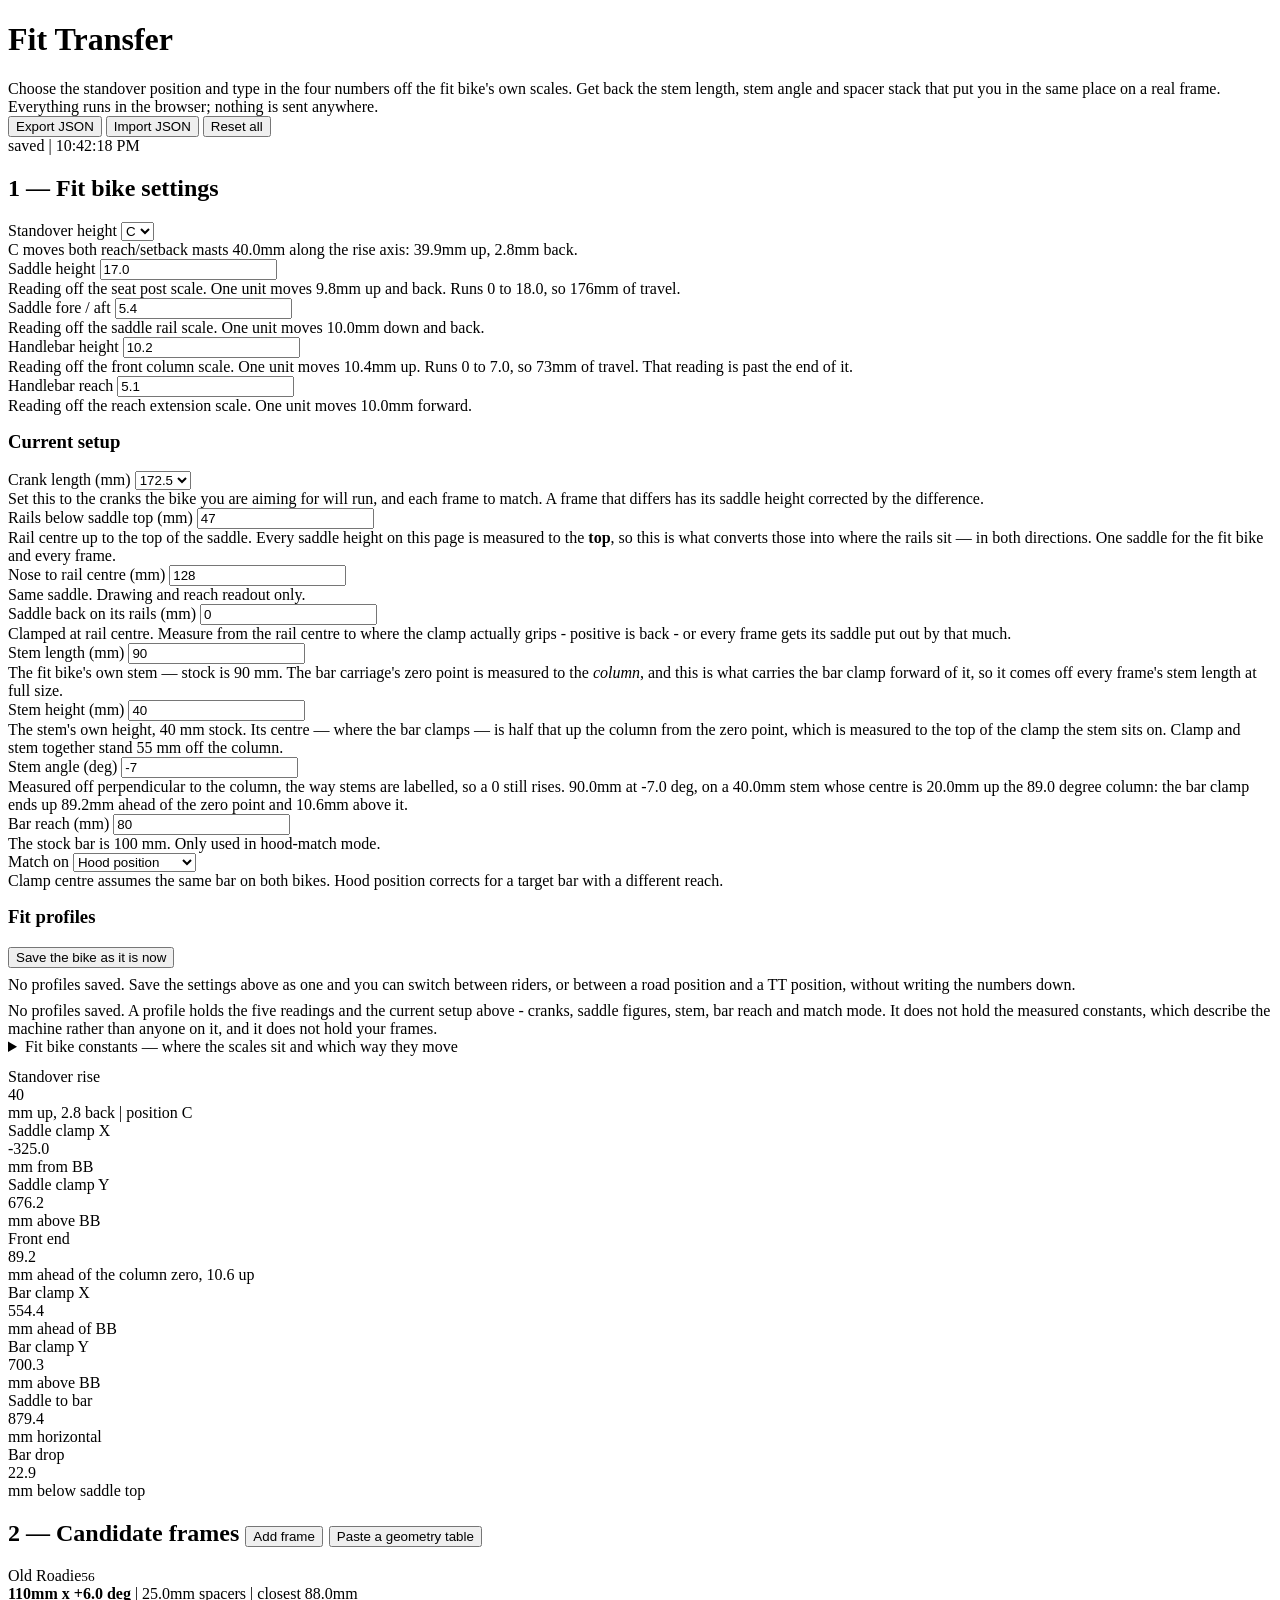
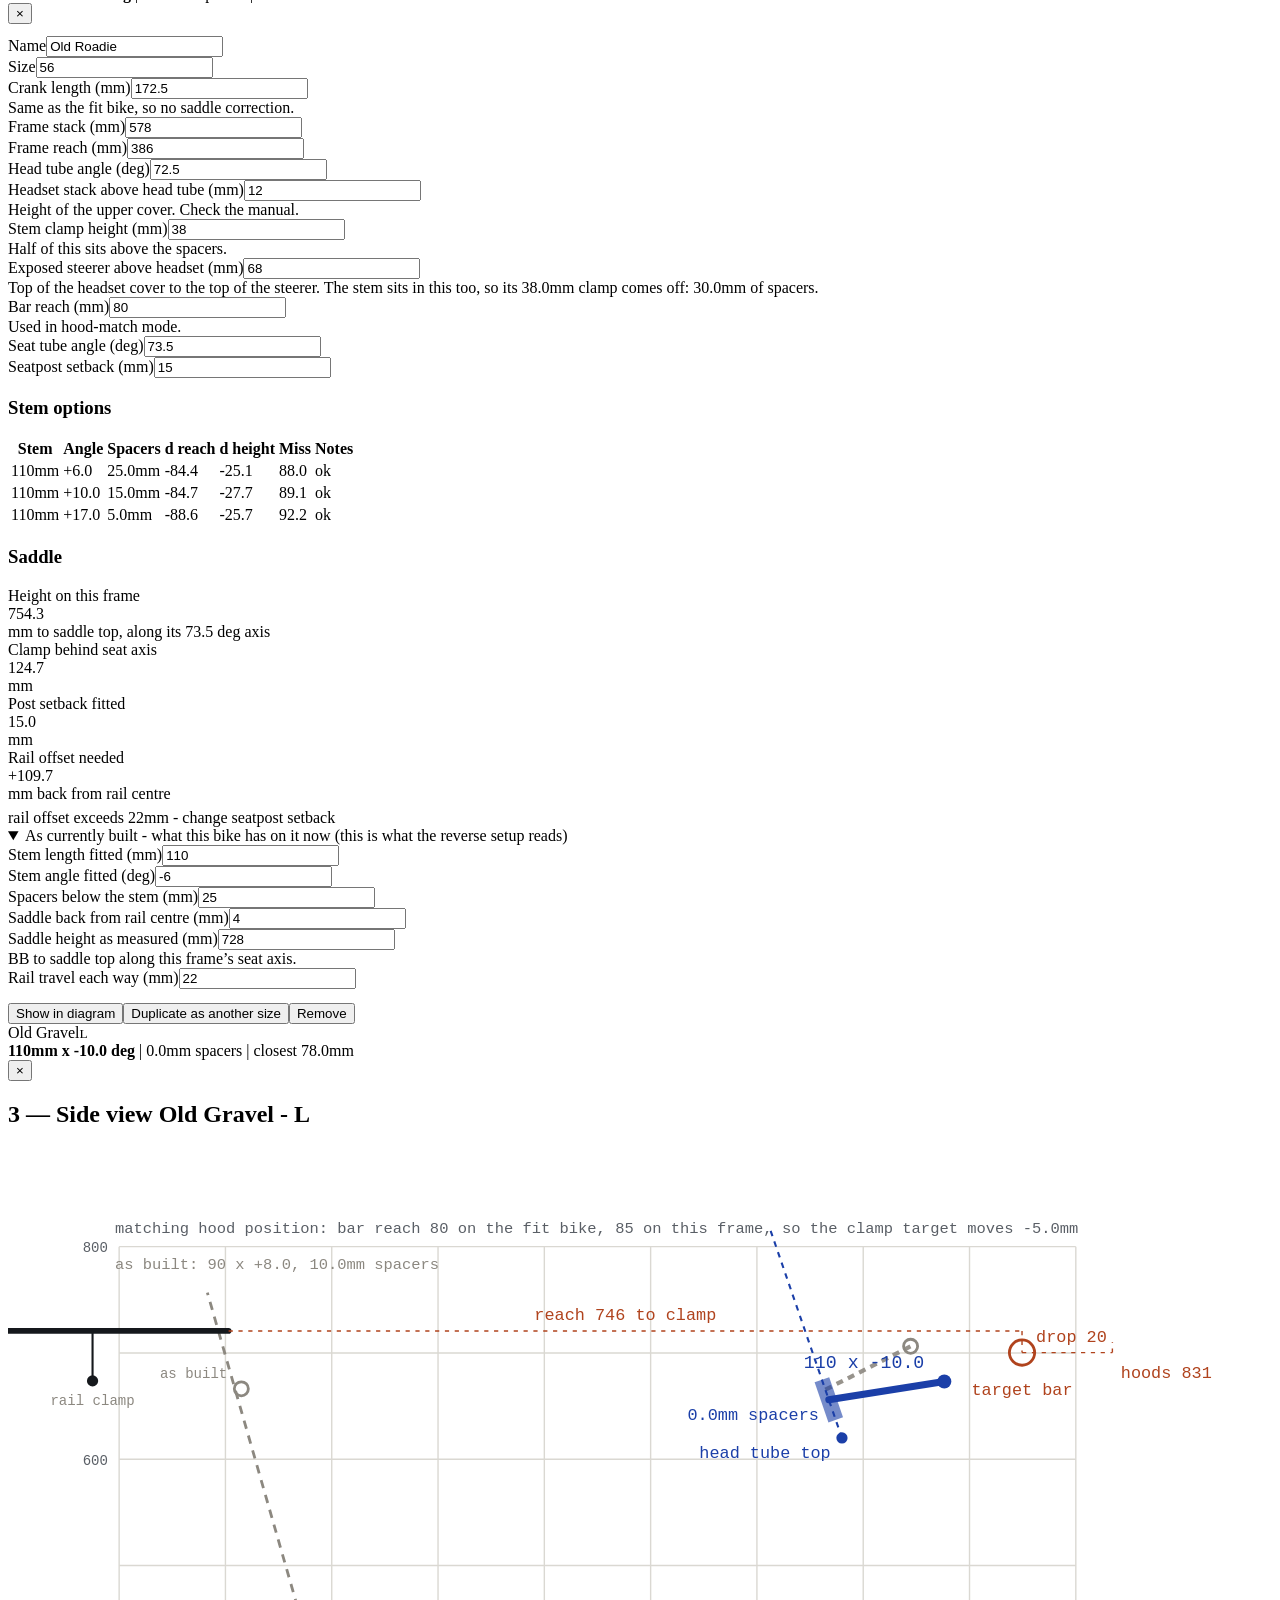
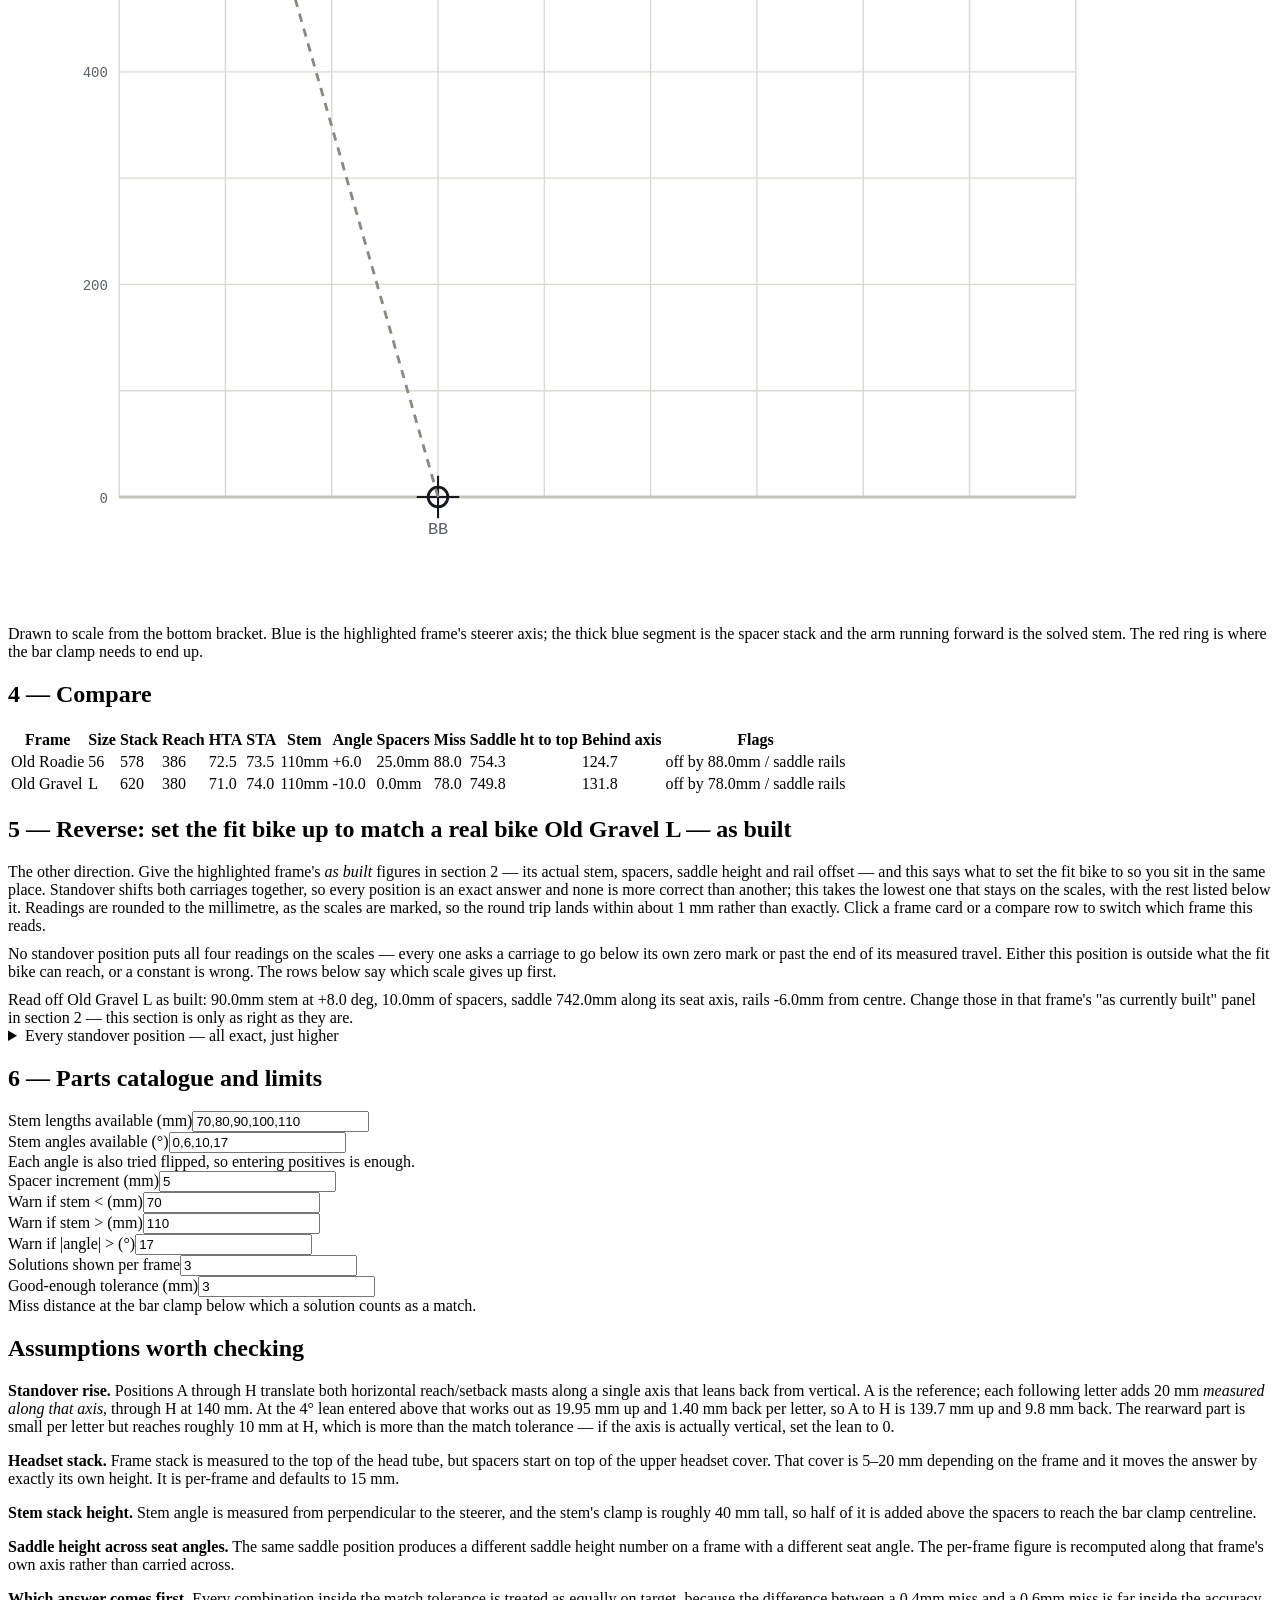
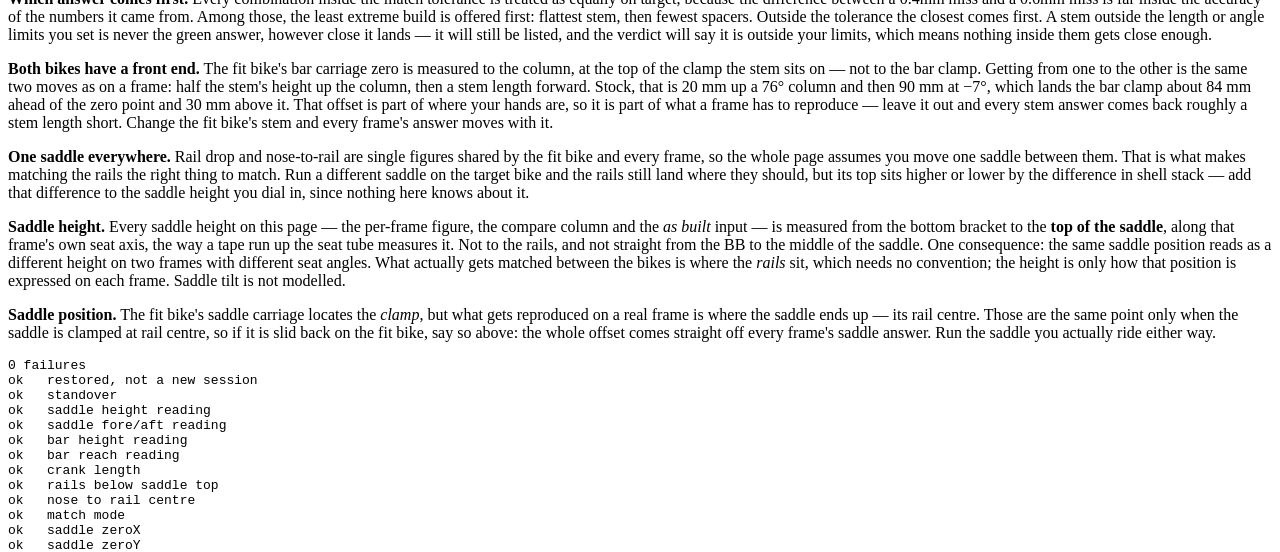
<file: tests/migration.html>
<!DOCTYPE html>
<html><head><meta charset="utf-8"><title>migrate</title></head>
<body>
<pre id="results">running</pre>
<script type="module">
const log = [];
const check = (label, got, want) => {
  const ok = JSON.stringify(got) === JSON.stringify(want);
  log.push(`${ok ? 'ok  ' : 'FAIL'} ${label}${ok ? '' : `  got=${JSON.stringify(got)} want=${JSON.stringify(want)}`}`);
};
const sleep = ms => new Promise(r => setTimeout(r, ms));
const $ = s => document.querySelector(s);
const $$ = s => Array.from(document.querySelectorAll(s));

// A save written by the previous single-file version: old field names, conv:2, a tweaked
// fit bike, two frames and a calibration reference pointing at one of them by id.
const OLD_SAVE = {
  read: { standover: 'C', sh: 16.8, sf: 5.4, bh: 10.2, br: 5.1 },
  conv: 2,
  kk: {
    saddle: { x0: -215.4, y0: 480.2, aAngle: 71.5, aGain: 9.8, bAngle: 2, bGain: -10 },
    bar: { x0: 418.9, y0: 545.1, aAngle: 89, aGain: 10.4, bAngle: -1.5, bGain: 10 },
  },
  fit: { crank: 172.5, railDrop: 47, noseToClamp: 128, barModelReach: 80, matchMode: 'hoods' },
  opt: { lengths: '70,80,90,100,110', angles: '0,6,10,17', spacerStep: 5,
         minLen: 70, maxLen: 110, maxAngle: 17, topN: 3, tol: 3 },
  bikes: [
    { id: 'b1_abcd', name: 'Old Roadie', size: '56', stack: 578, reach: 386, hta: 72.5, sta: 73.5,
      headset: 12, stemStack: 38, barReach: 80, maxSpacers: 30, crank: 172.5, postSetback: 15,
      railRange: 22, seatTube: 530, bStem: 110, bAngle: -6, bSpacers: 25, bSaddleH: 728, bRail: 4,
      open: true },
    { id: 'b2_efgh', name: 'Old Gravel', size: 'L', stack: 620, reach: 380, hta: 71, sta: 74,
      headset: 18, stemStack: 40, barReach: 85, maxSpacers: 45, crank: 175, postSetback: 0,
      railRange: 25, seatTube: 0, bStem: 90, bAngle: 8, bSpacers: 10, bSaddleH: 742, bRail: -6,
      open: false },
  ],
  cal: [{ bikeId: 'b1_abcd', standover: 'B', sh: 15.5, sf: 6.2, bh: 9.8, br: 4.6 }],
  activeId: 'b2_efgh',
};

try {
  localStorage.clear();
  localStorage.setItem('fit-transfer-v2', JSON.stringify(OLD_SAVE));

  const html = await fetch('../index.html').then(r => r.text());
  const parsed = new DOMParser().parseFromString(html, 'text/html');
  const results = $('#results');
  document.body.innerHTML = parsed.body.innerHTML;
  document.body.append(results);
  await import('../js/main.js');
  for (let i = 0; i < 60 && !$('#frame-list').children.length; i++) await sleep(50);

  check('restored, not a new session', $('#save-status').textContent, 'restored from this browser');

  // Readings and fit bike settings came across.
  check('standover', $('[data-reading="standover"]').value, 'C');
  check('saddle height reading', $('[data-reading="saddleHeight"]').value, '16.8');
  check('saddle fore/aft reading', $('[data-reading="saddleForeAft"]').value, '5.4');
  check('bar height reading', $('[data-reading="barHeight"]').value, '10.2');
  check('bar reach reading', $('[data-reading="barReach"]').value, '5.1');
  check('crank length', $('[data-fit-bike="crankLength"]').value, '172.5');
  // 47 rather than the 50 placeholder, so version 6 leaves it alone — see below.
  check('rails below saddle top', $('[data-fit-bike="railsBelowSaddleTop"]').value, '47');
  check('nose to rail centre', $('[data-fit-bike="noseToRailCentre"]').value, '128');
  check('match mode', $('[data-fit-bike="matchMode"]').value, 'hoods');

  // Carriage constants, under their new names.
  check('saddle zeroX', $('[data-path="carriages.saddle.zeroX"]').value, '-215.4');
  check('saddle zeroY', $('[data-path="carriages.saddle.zeroY"]').value, '480.2');
  check('saddle mastAngle kept (conv 2, no flip)', $('[data-path="carriages.saddle.mastAngle"]').value, '71.5');
  check('saddle mastMmPerUnit', $('[data-path="carriages.saddle.mastMmPerUnit"]').value, '9.8');
  check('saddle slideTilt', $('[data-path="carriages.saddle.slideTilt"]').value, '2');
  check('saddle slideMmPerUnit (negative kept)', $('[data-path="carriages.saddle.slideMmPerUnit"]').value, '-10');
  check('bar mastAngle', $('[data-path="carriages.bar.mastAngle"]').value, '89');
  check('bar slideTilt', $('[data-path="carriages.bar.slideTilt"]').value, '-1.5');

  // Options.
  check('stem lengths', $('[data-option="stemLengths"]').value, '70,80,90,100,110');
  check('stem angles', $('[data-option="stemAngles"]').value, '0,6,10,17');
  check('spacer step', $('[data-option="spacerStep"]').value, '5');
  check('max stem angle', $('[data-option="maxStemAngle"]').value, '17');
  check('solutions per frame', $('[data-option="solutionsPerFrame"]').value, '3');
  check('tolerance', $('[data-option="toleranceMm"]').value, '3');

  // Frames, including the collapsed/expanded flag and the as-built numbers.
  const rows = $$('#compare-table tbody tr');
  check('two frames in compare', rows.length, 2);
  check('frame names and sizes', rows.map(r => [r.children[0].textContent, r.children[1].textContent]),
        [['Old Roadie', '56'], ['Old Gravel', 'L']]);
  check('frame geometry carried over', rows.map(r => [2, 3, 4, 5].map(i => r.children[i].textContent)),
        [['578', '386', '72.5', '73.5'], ['620', '380', '71.0', '74.0']]);
  check('first card expanded, second collapsed',
        $$('#frame-list > .bike').map(c => c.querySelectorAll('input').length > 0), [true, false]);
  check('as-built stem length', $('[data-path="b1_abcd.builtStemLength"]').value, '110');
  check('as-built spacers', $('[data-path="b1_abcd.builtSpacerHeight"]').value, '25');
  check('as-built saddle height', $('[data-path="b1_abcd.builtSaddleHeight"]').value, '728');
  check('as-built rail offset', $('[data-path="b1_abcd.builtRailOffset"]').value, '4');
  check('rail travel', $('[data-path="b1_abcd.railTravel"]').value, '22');
  check('headset stack', $('[data-path="b1_abcd.headsetStack"]').value, '12');
  // Version 4: maxSpacers 30 was the spacer stack allowed, and the stem's 38mm clamp sits on
  // the steerer as well, so the measurable exposed length is the two added together.
  check('spacer limit became an exposed steerer length',
        $('[data-path="b1_abcd.exposedSteerer"]').value, '68');
  check('the old field is gone', $('[data-path="b1_abcd.spacersAvailable"]'), null);
  check('seatpost setback', $('[data-path="b1_abcd.seatpostSetback"]').value, '15');

  // Version 5 dropped the stored calibration references along with the section that read
  // them. The old save has one; it must not survive into the state or the next write.
  const { state: loadedState } = await import('../js/state.js');
  check('the stored reference was dropped', 'references' in loadedState, false);

  // The active frame is still the one that was highlighted.
  check('active frame still highlighted', $('#side-view-label').textContent, 'Old Gravel - L');

  // Loading alone does not write; the old save is left alone until something changes.
  await sleep(400);
  check('untouched until first edit', 'conv' in JSON.parse(localStorage.getItem('fit-transfer-v2')), true);

  // Rewritten in the new schema on the next save.
  const reading = $('[data-reading="saddleHeight"]');
  reading.value = '17.0';
  reading.dispatchEvent(new Event('input', { bubbles: true }));
  await sleep(400);
  const rewritten = JSON.parse(localStorage.getItem('fit-transfer-v2'));
  check('rewritten at the current version', rewritten.schemaVersion, 6);
  check('old keys gone', ['read', 'kk', 'fit', 'opt', 'bikes', 'cal', 'conv'].filter(k => k in rewritten), []);
  check('and no frame still carries the version 3 spacer field',
        rewritten.frames.filter(f => 'spacersAvailable' in f), []);
  check('frame ids preserved', rewritten.frames.map(f => f.id), ['b1_abcd', 'b2_efgh']);
  check('and is not written back out', 'references' in rewritten, false);

  // A crank length that is not one of the dropdown's options must survive rather than be
  // silently dropped — the old build had it as a free-text field.
  localStorage.setItem('fit-transfer-v2', JSON.stringify({ ...OLD_SAVE, fit: { ...OLD_SAVE.fit, crank: 168 } }));
  const odd = document.createElement('iframe');
  odd.src = '../index.html';
  document.body.append(odd);
  for (let i = 0; i < 60; i++) {
    await sleep(50);
    if (odd.contentDocument?.querySelector('#frame-list')?.children.length) break;
  }
  const oddCrank = odd.contentDocument.querySelector('[data-fit-bike="crankLength"]');
  check('an off-list crank length is kept', oddCrank.value, '168');
  check('and is labelled as coming from the save',
        [...oddCrank.options].some(o => o.value === '168' && /as saved/.test(o.textContent)), true);
  odd.remove();

  // A version 1 save flips the mast angle convention.
  localStorage.setItem('fit-transfer-v2', JSON.stringify({ ...OLD_SAVE, conv: undefined,
    kk: { saddle: { ...OLD_SAVE.kk.saddle, aAngle: 108.5 }, bar: OLD_SAVE.kk.bar } }));
  // Held as the namespace rather than destructured: adoptState *reassigns* the exported
  // binding, and a destructured copy would still point at the state from before the call.
  const stateModule = await import('../js/state.js');
  const { adoptState } = stateModule;
  const current = () => stateModule.state;
  adoptState(JSON.parse(localStorage.getItem('fit-transfer-v2')));
  check('v1 mast angle flipped to tube-angle convention', current().carriages.saddle.mastAngle, 71.5);

  // A version 3 save already has the spelled-out names, so it must skip the renaming step and
  // only have its spacer field converted. Running the rename over it would find none of the
  // short keys it looks for and quietly hand back a save with nothing in it.
  adoptState({
    schemaVersion: 3,
    readings: { standover: 'E', saddleHeight: 14.1, saddleForeAft: 6.6, barHeight: 8.8, barReach: 3.3 },
    carriages: { saddle: { zeroX: -111 }, bar: { zeroX: 222 } },
    fitBike: { crankLength: 165 },
    frames: [{ id: 'v3frame', name: 'Version 3', stack: 601, stemClampHeight: 35, spacersAvailable: 25 }],
    activeFrameId: 'v3frame',
  });
  check('v3 readings survive', current().readings.saddleHeight, 14.1);
  check('v3 standover survives', current().readings.standover, 'E');
  check('v3 carriage constant survives', current().carriages.bar.zeroX, 222);
  check('v3 fit bike setting survives', current().fitBike.crankLength, 165);
  check('v3 frame survives',
        [current().frames.length, current().frames[0].name, current().frames[0].stack],
        [1, 'Version 3', 601]);
  check('v3 spacer limit converted', current().frames[0].exposedSteerer, 60);
  check('v3 save has no references left either', 'references' in current(), false);

  // Version 6 measured the saddle. It is the one migration that changes a value rather than a
  // shape, so it has to be narrow: only the old 50mm placeholder moves.
  adoptState({ schemaVersion: 5, fitBike: { railsBelowSaddleTop: 50 }, frames: [] });
  check('the 50mm placeholder becomes the measured 40', current().fitBike.railsBelowSaddleTop, 40);
  adoptState({ schemaVersion: 5, fitBike: { railsBelowSaddleTop: 43.5 }, frames: [] });
  check('a measured value is left alone', current().fitBike.railsBelowSaddleTop, 43.5);
  adoptState({ schemaVersion: 6, fitBike: { railsBelowSaddleTop: 50 }, frames: [] });
  check('and a save already at version 6 means that 50 was typed on purpose',
        current().fitBike.railsBelowSaddleTop, 50);

  // A frame that never had the field falls back to the default rather than to NaN.
  adoptState({ schemaVersion: 3, frames: [{ id: 'bare', name: 'Bare' }] });
  check('a frame with no spacer figure gets the default', current().frames[0].exposedSteerer, 80);
} catch (error) {
  log.push('THREW ' + (error && error.stack ? error.stack : error));
}

const failures = log.filter(l => l.startsWith('FAIL') || l.startsWith('THREW')).length;
document.querySelector('#results').textContent = `${failures} failures\n` + log.join('\n');
</script>
</body></html>
</file>
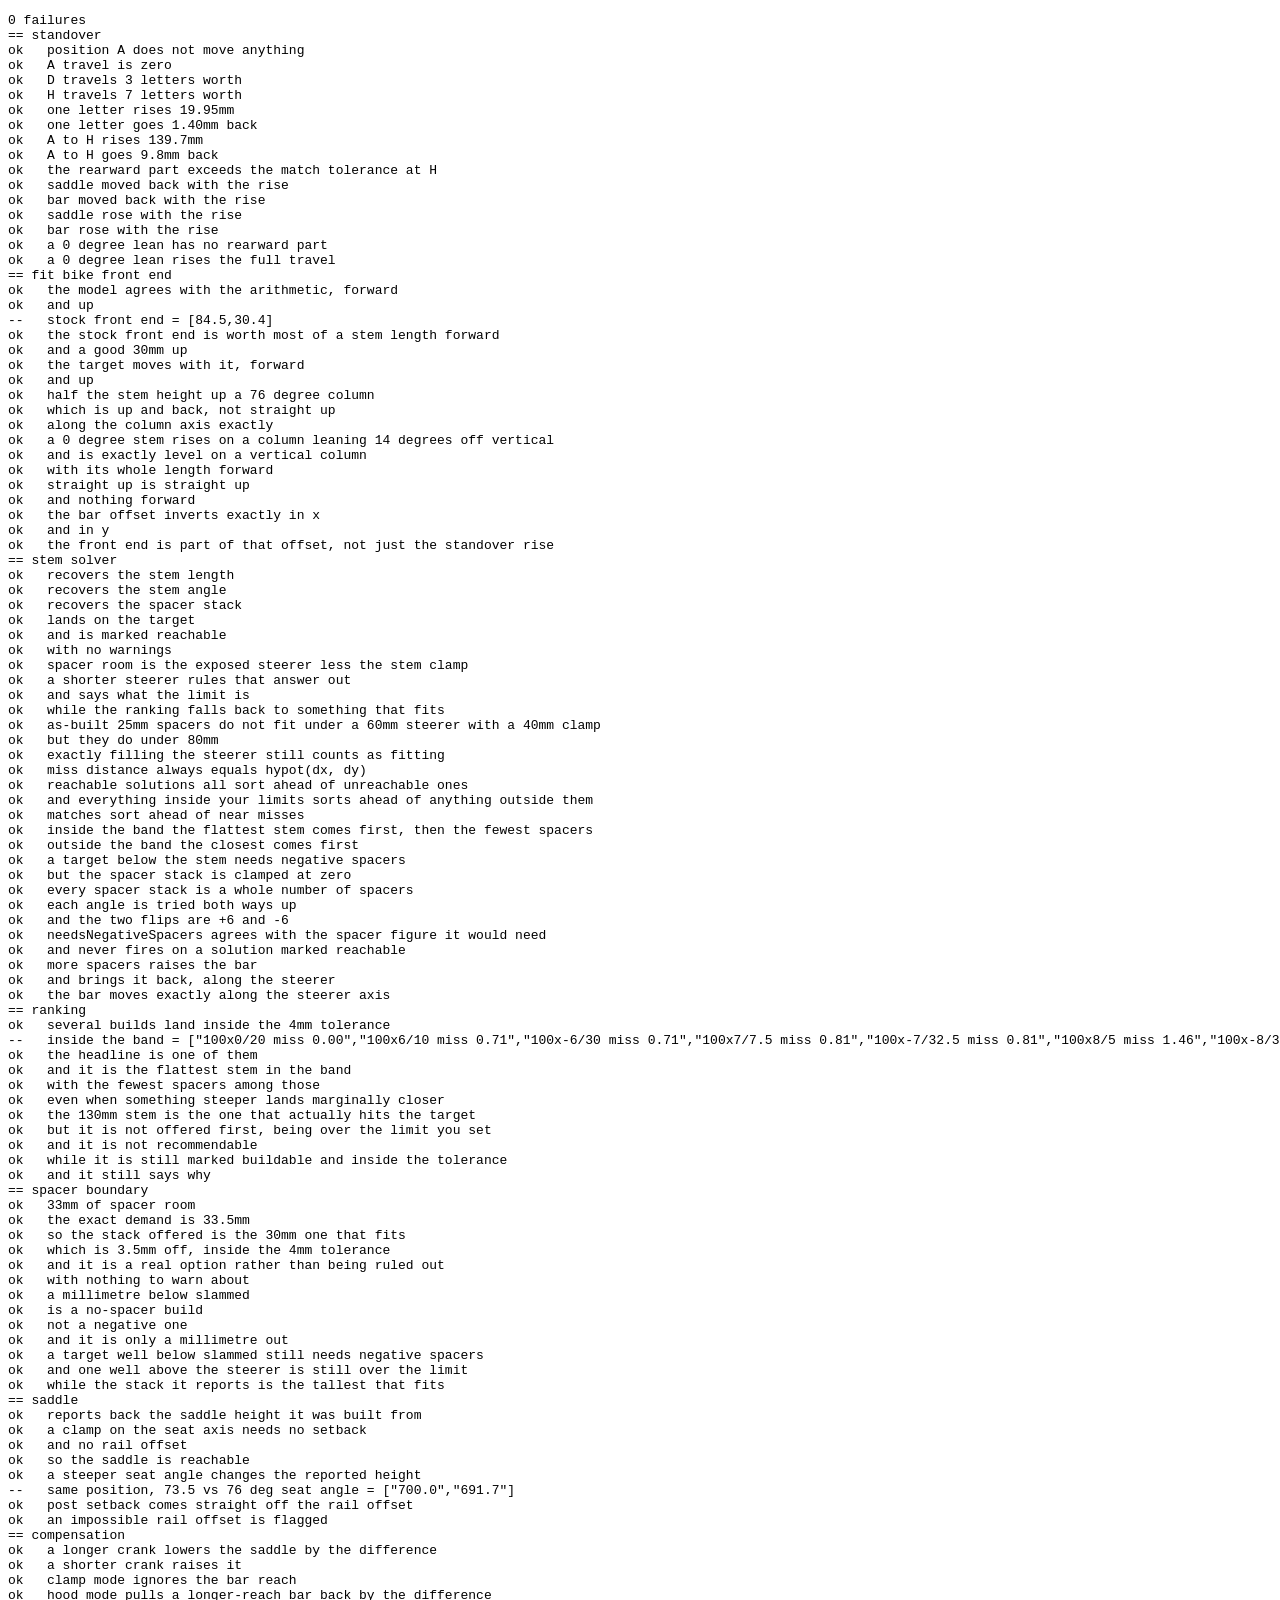
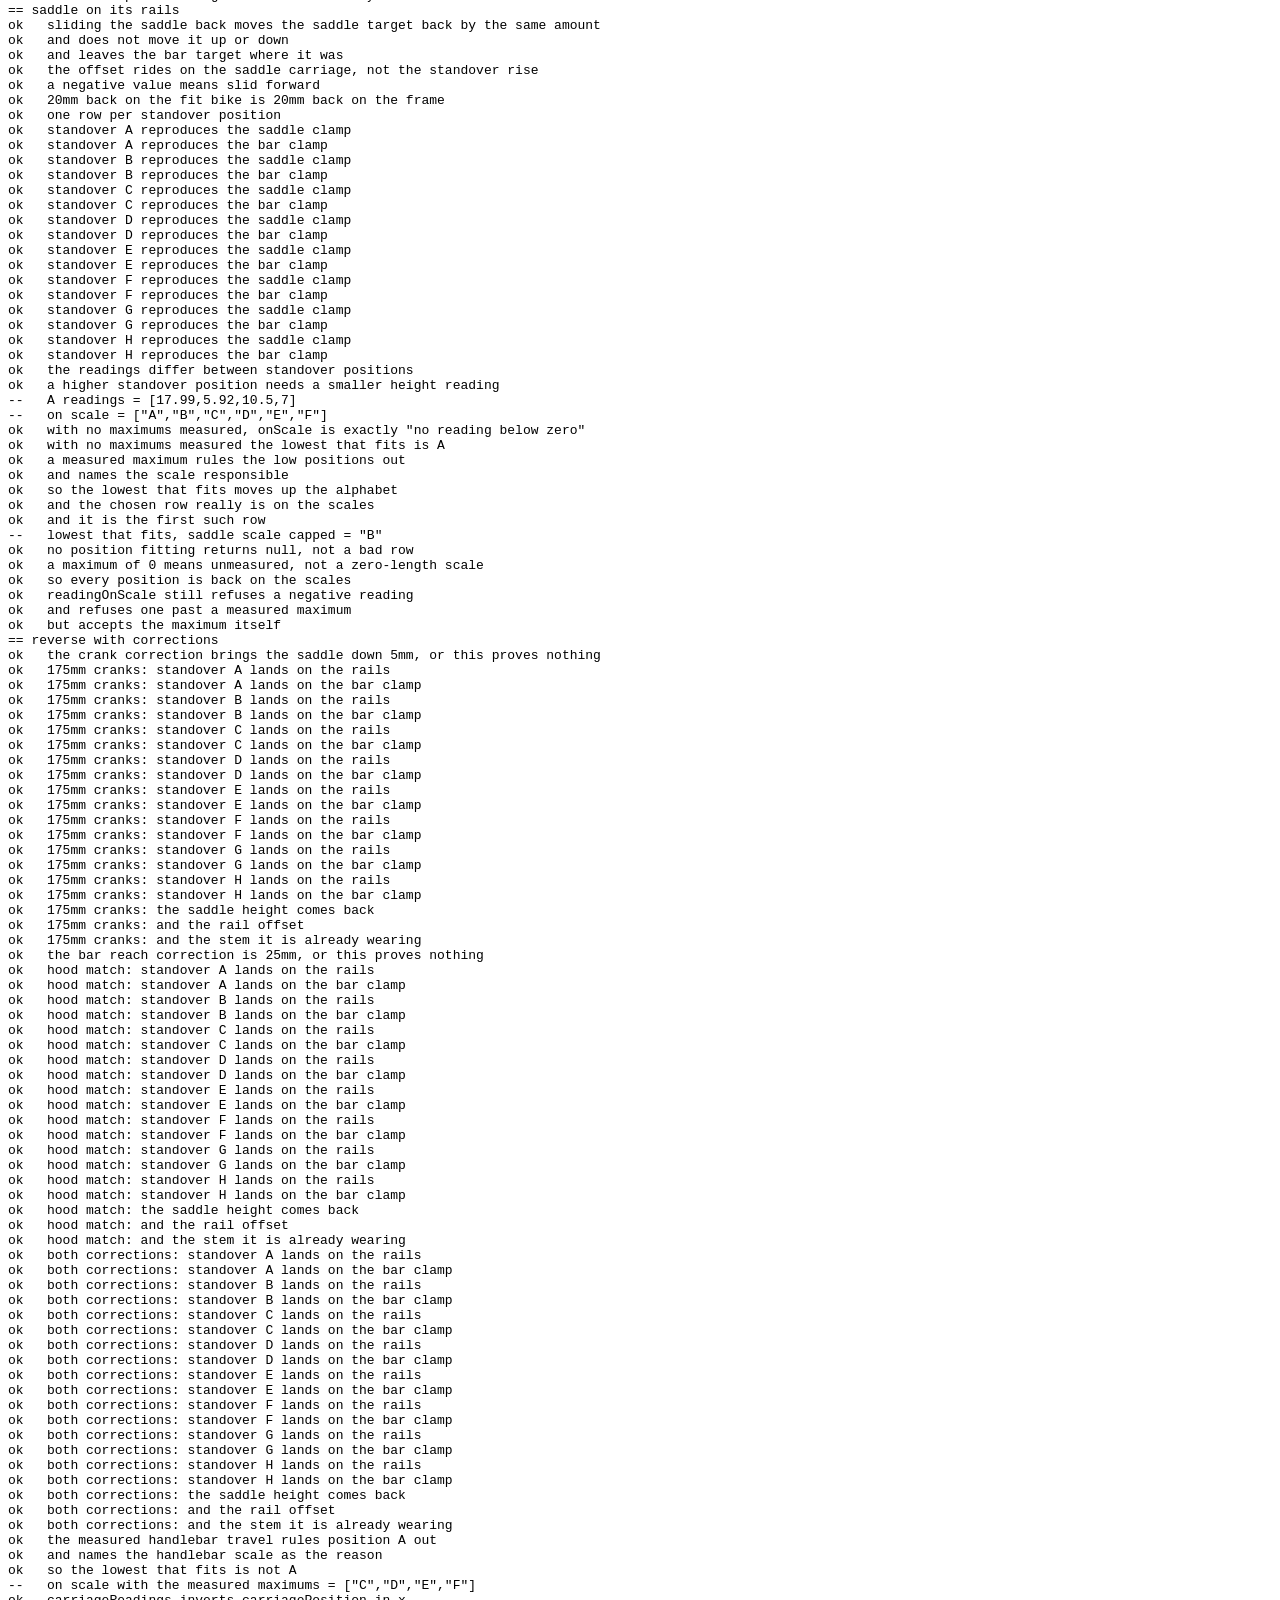
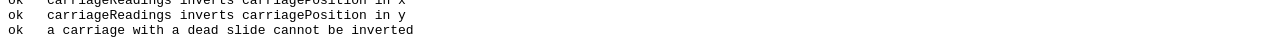
<file: tests/model.html>
<!DOCTYPE html>
<html><head><meta charset="utf-8"><title>model tests</title></head>
<body>
<pre id="results">running</pre>
<script type="module">
// Numerical tests for the maths, with no DOM involved: frame geometry, the stem solver,
// and the reverse solve. These check invariants and round trips rather than
// hard-coded outputs, so they stay meaningful if a constant changes.
import { state, adoptState, defaultState } from '../js/state.js';
import { createFrame, barClampPosition, railClampPosition, steererUp, asBuiltPositions,
         spacerRoom, asBuiltOverflowsSteerer } from '../js/model/frame.js';
import { carriagePosition, carriageReadings, targetPositions, standoverOffsetFor, saddleOffsetFor,
         barOffsetFor, barClampOffset, standoverTravelFor, scaleLimit, readingOnScale } from '../js/model/fit-bike.js';
import { trainerSetups, lowestStandoverSetup } from '../js/model/reverse.js';
import { standoverOffset, STANDOVER_POSITIONS } from '../js/model/standover.js';
import { subtract } from '../js/lib/vector.js';
import { stemSolutions, bestStemSolution, saddleSetup, targetBarClamp, targetRailClamp, fitSpacerHeight,
         needsNegativeSpacers, overSpacerRoom, isRecommendable, barClampCorrection,
         railClampCorrection } from '../js/model/solver.js';

const log = [];
let failures = 0;
function check(label, condition) {
  const ok = condition === true;
  if (!ok) failures++;
  log.push(`${ok ? 'ok  ' : 'FAIL'} ${label}`);
}
function near(label, got, want, tolerance = 1e-6) {
  const ok = Math.abs(got - want) < tolerance;
  if (!ok) failures++;
  log.push(`${ok ? 'ok  ' : 'FAIL'} ${label}${ok ? '' : `  got=${got} want=${want}`}`);
}
const note = (label, value) => log.push(`--   ${label} = ${JSON.stringify(value)}`);

/** Fresh state, with the two carriages and readings under the test's control. */
function reset() {
  adoptState(defaultState());
  state.readings = { standover: 'A', saddleHeight: 0, saddleForeAft: 0, barHeight: 0, barReach: 0 };
}
/** Set a carriage up so that zero readings put its *target point* on `point`. */
function aimCarriageAt(name, point) {
  state.carriages[name] = { zeroX: point[0], zeroY: point[1], mastAngle: 90,
    mastMmPerUnit: 10, slideTilt: 0, slideMmPerUnit: 10 };
  // The bar carriage does not locate the bar clamp — the fit bike's own front end stands above
  // and ahead of it — so back its zero off by that. Computed after the assignment above, since
  // the front end is measured off this carriage's mast angle.
  if (name === 'bar') {
    const front = barClampOffset();
    state.carriages.bar.zeroX -= front[0];
    state.carriages.bar.zeroY -= front[1];
  }
}

/** The front end worked out by hand, to check the model's own against. */
function frontEndByHand(length, angle, stemHeight) {
  const column = state.carriages.bar.mastAngle * Math.PI / 180;
  const bearing = (90 - state.carriages.bar.mastAngle + angle) * Math.PI / 180;
  return [
    (stemHeight / 2) * -Math.cos(column) + length * Math.cos(bearing),
    (stemHeight / 2) * Math.sin(column) + length * Math.sin(bearing),
  ];
}

try {

/* ================ 1. standover is a vector, not a lift ================ */
log.push('== standover');
reset();
near('position A does not move anything', standoverOffsetFor('A')[0], 0);
near('A travel is zero', standoverTravelFor('A'), 0);
near('D travels 3 letters worth', standoverTravelFor('D'), 60);
near('H travels 7 letters worth', standoverTravelFor('H'), 140);

// 20mm per letter along an axis 4 degrees back from vertical.
const perLetter = standoverOffsetFor('B');
near('one letter rises 19.95mm', perLetter[1], 20 * Math.cos(4 * Math.PI / 180), 1e-9);
near('one letter goes 1.40mm back', perLetter[0], -20 * Math.sin(4 * Math.PI / 180), 1e-9);
const toH = standoverOffsetFor('H');
near('A to H rises 139.7mm', toH[1], 139.66, 0.01);
near('A to H goes 9.8mm back', -toH[0], 9.77, 0.01);
check('the rearward part exceeds the match tolerance at H', -toH[0] > state.options.toleranceMm);

// The offset must move BOTH carriages, and move them equally.
state.readings.standover = 'H';
const atH = targetPositions();
state.readings.standover = 'A';
const atA = targetPositions();
near('saddle moved back with the rise', atH.saddle[0] - atA.saddle[0], toH[0], 1e-9);
near('bar moved back with the rise', atH.bar[0] - atA.bar[0], toH[0], 1e-9);
near('saddle rose with the rise', atH.saddle[1] - atA.saddle[1], toH[1], 1e-9);
near('bar rose with the rise', atH.bar[1] - atA.bar[1], toH[1], 1e-9);

// A vertical axis is the degenerate case, and must be exactly vertical.
near('a 0 degree lean has no rearward part', standoverOffset('H', 20, 0)[0], 0, 1e-12);
near('a 0 degree lean rises the full travel', standoverOffset('H', 20, 0)[1], 140, 1e-12);

/* ================ 1b. the fit bike has a front end of its own ================ */
// The bar carriage's zero is measured to the column, at the top of the clamp the stem sits on.
// The bar clamp is half a stem height up the column from there and then a stem length forward,
// and leaving all of that out made every frame's stem answer short by about a stem length.
log.push('== fit bike front end');
reset();
const wholeFrontEnd = frontEndByHand(90, -7, 40);
near('the model agrees with the arithmetic, forward', barClampOffset()[0], wholeFrontEnd[0], 1e-9);
near('and up', barClampOffset()[1], wholeFrontEnd[1], 1e-9);
note('stock front end', barClampOffset().map(v => Math.round(v * 10) / 10));
check('the stock front end is worth most of a stem length forward', barClampOffset()[0] > 80);
check('and a good 30mm up', barClampOffset()[1] > 28);

const withFrontEnd = targetPositions().bar;
state.fitBike.stemLength = 0;
state.fitBike.stemHeight = 0;
const atTheCarriage = targetPositions().bar;
near('the target moves with it, forward', withFrontEnd[0] - atTheCarriage[0], wholeFrontEnd[0], 1e-9);
near('and up', withFrontEnd[1] - atTheCarriage[1], wholeFrontEnd[1], 1e-9);

// The two moves are separable, and the first one is up the column - so it goes back a little
// as well as up, exactly as spacers do on a frame.
reset();
state.fitBike.stemLength = 0;
const columnOnly = barClampOffset();
near('half the stem height up a 76 degree column', Math.hypot(columnOnly[0], columnOnly[1]), 20, 1e-9);
check('which is up and back, not straight up', columnOnly[0] < 0 && columnOnly[1] > 19);
near('along the column axis exactly',
  columnOnly[0] / columnOnly[1], steererUp(state.carriages.bar.mastAngle)[0] / steererUp(state.carriages.bar.mastAngle)[1], 1e-9);

// The angle convention is the frame's: off perpendicular to the column, not off horizontal.
reset();
state.fitBike.stemHeight = 0;
state.fitBike.stemLength = 100;
state.fitBike.stemAngle = 0;
near('a 0 degree stem rises on a column leaning 14 degrees off vertical',
  barClampOffset()[1], 100 * Math.sin(14 * Math.PI / 180), 1e-9);
state.carriages.bar.mastAngle = 90;
near('and is exactly level on a vertical column', barClampOffset()[1], 0, 1e-9);
near('with its whole length forward', barClampOffset()[0], 100, 1e-9);
state.fitBike.stemAngle = 90;
near('straight up is straight up', barClampOffset()[1], 100, 1e-9);
near('and nothing forward', barClampOffset()[0], 0, 1e-12);

// It has to live in the offset both directions take, or the reverse solve would hand back
// readings that do not reproduce the position it was given.
reset();
const wantedPoint = [420, 620];
const inverted = carriageReadings(state.carriages.bar, wantedPoint, barOffsetFor('E'));
const backAgain = carriagePosition(state.carriages.bar, inverted.mastReading, inverted.slideReading, barOffsetFor('E'));
near('the bar offset inverts exactly in x', backAgain[0], wantedPoint[0], 1e-9);
near('and in y', backAgain[1], wantedPoint[1], 1e-9);
check('the front end is part of that offset, not just the standover rise',
      barOffsetFor('E')[0] - standoverOffsetFor('E')[0] > 80 &&
      barOffsetFor('E')[1] - standoverOffsetFor('E')[1] > 28);

/* ================ 2. the stem solver hits a reachable target exactly ================ */
log.push('== stem solver');
reset();
const frame = createFrame('Round Trip', '56');
Object.assign(frame, { stack: 570, reach: 385, headTubeAngle: 72.5, seatTubeAngle: 73.5,
  headsetStack: 15, stemClampHeight: 40, exposedSteerer: 80 });

// Build a target that a catalogue stem can reach exactly: 100mm, -6 deg, 25mm of spacers
// (25 is a whole number of 2.5mm spacers).
const buildable = barClampPosition(frame, 25, 100, -6);
aimCarriageAt('bar', buildable);

// With the everyday 4mm tolerance the ranking deliberately treats everything inside it as
// equally on target and picks the least extreme build, so the exact answer is not necessarily
// the headline - that is section 2b. Here the question is whether the geometry can be inverted
// at all, so the band is closed down to nothing first.
state.options.toleranceMm = 0.01;

const best = bestStemSolution(frame);
near('recovers the stem length', best.stemLength, 100);
near('recovers the stem angle', best.stemAngle, -6);
near('recovers the spacer stack', best.spacerHeight, 25, 1e-9);
near('lands on the target', best.missMm, 0, 1e-9);
check('and is marked reachable', best.reachable === true);
check('with no warnings', best.warnings.length === 0);

// The steerer limit is measured as exposed steerer, and the stem's clamp comes out of it.
// 80mm of steerer less a 40mm clamp leaves 40mm of spacers, which the 25mm answer fits in.
near('spacer room is the exposed steerer less the stem clamp', spacerRoom(frame), 40, 1e-12);
frame.exposedSteerer = 60;
// Not via the best solution: with only 20mm of room the ranking moves on to a combination
// that does fit, which is the right behaviour but says nothing about the limit. Ask the
// 100mm/-6 answer itself, the one that needs 25mm.
const cramped = stemSolutions(frame).find(s => s.stemLength === 100 && s.stemAngle === -6);
check('a shorter steerer rules that answer out', cramped.reachable === false);
check('and says what the limit is', cramped.warnings.some(w => /over spacer limit \(20mm\)/.test(w)));
check('while the ranking falls back to something that fits', bestStemSolution(frame).reachable === true);
check('as-built 25mm spacers do not fit under a 60mm steerer with a 40mm clamp',
      asBuiltOverflowsSteerer({ ...frame, builtSpacerHeight: 25 }) === true);
check('but they do under 80mm',
      asBuiltOverflowsSteerer({ ...frame, exposedSteerer: 80, builtSpacerHeight: 25 }) === false);
check('exactly filling the steerer still counts as fitting',
      asBuiltOverflowsSteerer({ ...frame, exposedSteerer: 65, builtSpacerHeight: 25 }) === false);
frame.exposedSteerer = 80;

state.options.toleranceMm = 4;

// Every solution's dx/dy must agree with its own miss distance.
const allAgree = stemSolutions(frame).every(s =>
  Math.abs(Math.hypot(s.dx, s.dy) - s.missMm) < 1e-9);
check('miss distance always equals hypot(dx, dy)', allAgree);

// Ranking: buildable first, then inside your limits, then inside the tolerance.
const ranked = stemSolutions(frame);
const firstUnreachable = ranked.findIndex(s => !s.reachable);
check('reachable solutions all sort ahead of unreachable ones',
  firstUnreachable === -1 || ranked.slice(firstUnreachable).every(s => !s.reachable));
check('and everything inside your limits sorts ahead of anything outside them',
  ranked.filter(s => s.reachable).every((s, i, arr) => i === 0 || arr[i - 1].withinLimits >= s.withinLimits));
check('matches sort ahead of near misses',
  ranked.filter(s => s.reachable && s.withinLimits)
        .every((s, i, arr) => i === 0 || arr[i - 1].insideTolerance >= s.insideTolerance));
const inBand = ranked.filter(s => s.reachable && s.withinLimits && s.insideTolerance);
check('inside the band the flattest stem comes first, then the fewest spacers',
  inBand.every((s, i, arr) => i === 0 ||
    Math.abs(arr[i - 1].stemAngle) < Math.abs(s.stemAngle) ||
    (Math.abs(arr[i - 1].stemAngle) === Math.abs(s.stemAngle) && arr[i - 1].spacerHeight <= s.spacerHeight)));
check('outside the band the closest comes first',
  ranked.filter(s => s.reachable && s.withinLimits && !s.insideTolerance)
        .every((s, i, arr) => i === 0 || arr[i - 1].missMm <= s.missMm + 1e-12));

// Spacers are quantised, never negative, and a too-tall front end is flagged.
reset();
aimCarriageAt('bar', barClampPosition(frame, 0, 100, -6));
const wantsNegative = fitSpacerHeight(frame, 100, -17, [buildable[0], buildable[1] - 200]);
check('a target below the stem needs negative spacers', wantsNegative.exactSpacerHeight < -0.5);
near('but the spacer stack is clamped at zero', Math.min(0, wantsNegative.spacerHeight), 0);
const quantised = stemSolutions(frame).every(s =>
  Math.abs(s.spacerHeight / state.options.spacerStep - Math.round(s.spacerHeight / state.options.spacerStep)) < 1e-9);
check('every spacer stack is a whole number of spacers', quantised);

// The model keeps the impossible options — the UI is what hides them — so both flips of an
// angle must still be generated here, and needsNegativeSpacers must be what picks them out.
state.options.stemLengths = '100';
state.options.stemAngles = '6';
const bothFlips = stemSolutions(frame);
check('each angle is tried both ways up', bothFlips.length === 2);
check('and the two flips are +6 and -6',
  bothFlips.map(s => s.stemAngle).sort((a, b) => a - b).join(',') === '-6,6');
check('needsNegativeSpacers agrees with the spacer figure it would need',
  bothFlips.every(s => needsNegativeSpacers(s) === (s.exactSpacerHeight < -0.5)));
check('and never fires on a solution marked reachable',
  bothFlips.every(s => !(s.reachable && needsNegativeSpacers(s))));

// Spacers move the bar up the steerer, so more spacers must mean a higher bar.
const low = barClampPosition(frame, 10, 100, -6);
const high = barClampPosition(frame, 30, 100, -6);
check('more spacers raises the bar', high[1] > low[1]);
check('and brings it back, along the steerer', high[0] < low[0]);
near('the bar moves exactly along the steerer axis',
  (high[0] - low[0]) / (high[1] - low[1]), steererUp(frame.headTubeAngle)[0] / steererUp(frame.headTubeAngle)[1], 1e-9);

/* ======= 2b. the ranking prefers a sane build over a fractionally closer one ======= */
// Sorting by miss alone would headline a very long stem at a very steep angle on a tower of
// spacers to gain a fraction of a millimetre on something ordinary - a trade far inside the
// uncertainty of the measurements it came from.
log.push('== ranking');
reset();
const ranking = createFrame('Ranking', '56');
Object.assign(ranking, { stack: 570, reach: 385, headTubeAngle: 72.5, exposedSteerer: 120 });
state.frames = [ranking];
// A target the catalogue can reach several ways: aim at a middling build.
aimCarriageAt('bar', barClampPosition(ranking, 20, 100, 0));

const options = stemSolutions(ranking);
const headline = options[0];
const band = options.filter(s => s.reachable && s.withinLimits && s.insideTolerance);
check('several builds land inside the 4mm tolerance', band.length > 1);
note('inside the band', band.map(s => `${s.stemLength}x${s.stemAngle}/${s.spacerHeight} miss ${s.missMm.toFixed(2)}`));
check('the headline is one of them', band.includes(headline));
check('and it is the flattest stem in the band',
      band.every(s => Math.abs(headline.stemAngle) <= Math.abs(s.stemAngle)));
check('with the fewest spacers among those',
      band.filter(s => Math.abs(s.stemAngle) === Math.abs(headline.stemAngle))
          .every(s => headline.spacerHeight <= s.spacerHeight));
const closerButSteeper = band.find(s => Math.abs(s.stemAngle) > Math.abs(headline.stemAngle) && s.missMm < headline.missMm);
check('even when something steeper lands marginally closer', !closerButSteeper || closerButSteeper !== headline);
if (closerButSteeper)
  note('passed over', `${closerButSteeper.stemLength}x${closerButSteeper.stemAngle}/` +
       `${closerButSteeper.spacerHeight} miss ${closerButSteeper.missMm.toFixed(2)}`);

// The limits on the form are limits, not footnotes: a stem outside them cannot be the green
// answer however close it lands, and anything inside them ranks ahead of it.
state.options.stemLengths = '100,130';
state.options.stemAngles = '0';
state.options.maxStemLength = 110;
aimCarriageAt('bar', barClampPosition(ranking, 20, 130, 0));
const limited2 = stemSolutions(ranking);
check('the 130mm stem is the one that actually hits the target',
      Math.abs(limited2.find(s => s.stemLength === 130).missMm) < 0.01);
check('but it is not offered first, being over the limit you set', limited2[0].stemLength === 100);
check('and it is not recommendable', isRecommendable(limited2.find(s => s.stemLength === 130)) === false);
check('while it is still marked buildable and inside the tolerance',
      limited2.find(s => s.stemLength === 130).reachable === true &&
      limited2.find(s => s.stemLength === 130).insideTolerance === true);
check('and it still says why', limited2.find(s => s.stemLength === 130).warnings.join() === 'stem over 110mm');

/* ======= 2c. the spacer stack is clamped to what the steerer can take ======= */
// Rounding to the nearest spacer used to be able to push a stack past the end of the steerer
// and the whole answer was then thrown out, even though the stack below it was buildable and
// well inside tolerance.
log.push('== spacer boundary');
reset();
const boundary = createFrame('Boundary', '56');
Object.assign(boundary, { stack: 570, reach: 385, headTubeAngle: 72.5, stemClampHeight: 40, exposedSteerer: 73 });
state.frames = [boundary];
state.options.spacerStep = 5;
near('33mm of spacer room', spacerRoom(boundary), 33, 1e-9);

const wantsThirtyThreeAndAHalf = fitSpacerHeight(boundary, 100, -6, barClampPosition(boundary, 33.5, 100, -6));
near('the exact demand is 33.5mm', wantsThirtyThreeAndAHalf.exactSpacerHeight, 33.5, 1e-6);
near('so the stack offered is the 30mm one that fits', wantsThirtyThreeAndAHalf.spacerHeight, 30, 1e-9);
near('which is 3.5mm off, inside the 4mm tolerance', wantsThirtyThreeAndAHalf.missMm, 3.5, 0.05);
aimCarriageAt('bar', barClampPosition(boundary, 33.5, 100, -6));
const boundarySolution = stemSolutions(boundary).find(s => s.stemLength === 100 && s.stemAngle === -6);
check('and it is a real option rather than being ruled out', boundarySolution.reachable === true);
check('with nothing to warn about', boundarySolution.warnings.length === 0);

// A target below the frame's own slammed height, by less than rounding would explain, is a
// build with no spacers rather than an impossibility.
const justBelowSlammed = fitSpacerHeight(boundary, 100, -6, barClampPosition(boundary, -1, 100, -6));
near('a millimetre below slammed', justBelowSlammed.exactSpacerHeight, -1, 1e-6);
near('is a no-spacer build', justBelowSlammed.spacerHeight, 0, 1e-12);
check('not a negative one', needsNegativeSpacers(justBelowSlammed) === false);
near('and it is only a millimetre out', justBelowSlammed.missMm, 1, 0.05);

// Far past either end is still ruled out, so the flag keeps its meaning.
const wayTooTall = fitSpacerHeight(boundary, 100, -6, barClampPosition(boundary, -30, 100, -6));
check('a target well below slammed still needs negative spacers', needsNegativeSpacers(wayTooTall) === true);
const wayTooHigh = fitSpacerHeight(boundary, 100, -6, barClampPosition(boundary, 60, 100, -6));
check('and one well above the steerer is still over the limit',
      overSpacerRoom(boundary, wayTooHigh) === true);
near('while the stack it reports is the tallest that fits', wayTooHigh.spacerHeight, 30, 1e-9);
state.options.spacerStep = 2.5;

/* ================ 3. saddle round trip ================ */
log.push('== saddle');
reset();
const SADDLE_HEIGHT = 700;
state.fitBike.railsBelowSaddleTop = 50;
frame.crankLength = state.fitBike.crankLength; // no crank compensation for this check
const clamp = railClampPosition({ seatTubeAngle: frame.seatTubeAngle, saddleHeight: SADDLE_HEIGHT,
  seatpostSetback: 0, railOffset: 0, railsBelowSaddleTop: state.fitBike.railsBelowSaddleTop });
aimCarriageAt('saddle', clamp);
frame.seatpostSetback = 0;

const saddle = saddleSetup(frame);
near('reports back the saddle height it was built from', saddle.heightAlongSeatAxis, SADDLE_HEIGHT, 1e-9);
near('a clamp on the seat axis needs no setback', saddle.clampBehindAxis, 0, 1e-9);
near('and no rail offset', saddle.railOffset, 0, 1e-9);
check('so the saddle is reachable', saddle.railOffsetReachable === true);

// The same position on a steeper seat angle reads as a different saddle height.
const steeper = { ...frame, seatTubeAngle: 76 };
check('a steeper seat angle changes the reported height',
  Math.abs(saddleSetup(steeper).heightAlongSeatAxis - SADDLE_HEIGHT) > 1);
note('same position, 73.5 vs 76 deg seat angle',
  [saddle.heightAlongSeatAxis.toFixed(1), saddleSetup(steeper).heightAlongSeatAxis.toFixed(1)]);

// A seatpost with setback absorbs the rail offset one-for-one.
const withPost = { ...frame, seatpostSetback: 15 };
near('post setback comes straight off the rail offset',
  saddleSetup(withPost).railOffset, saddle.railOffset - 15, 1e-9);
// Rail travel is a limit, not a suggestion.
check('an impossible rail offset is flagged',
  saddleSetup({ ...frame, seatpostSetback: -80, railTravel: 25 }).railOffsetReachable === false);

/* ================ 4. crank and bar-reach compensation ================ */
log.push('== compensation');
reset();
aimCarriageAt('saddle', [-150, 620]);
aimCarriageAt('bar', [380, 600]);
state.fitBike.crankLength = 170;

near('a longer crank lowers the saddle by the difference',
  targetRailClamp({ ...frame, crankLength: 175 })[1], targetRailClamp({ ...frame, crankLength: 170 })[1] - 5, 1e-9);
near('a shorter crank raises it',
  targetRailClamp({ ...frame, crankLength: 165 })[1], targetRailClamp({ ...frame, crankLength: 170 })[1] + 5, 1e-9);

state.fitBike.matchMode = 'clamp';
const clampModeTarget = targetBarClamp({ ...frame, barReach: 95 });
state.fitBike.matchMode = 'hoods';
state.fitBike.barReach = 75;
near('clamp mode ignores the bar reach', clampModeTarget[0], targetBarClamp({ ...frame, barReach: 75 })[0], 1e-9);
near('hood mode pulls a longer-reach bar back by the difference',
  targetBarClamp({ ...frame, barReach: 95 })[0], clampModeTarget[0] - 20, 1e-9);

/* ======= 4b. where the saddle sits on the fit bike's own rails ======= */
log.push('== saddle on its rails');
reset();
state.readings = { standover: 'A', saddleHeight: 15, saddleForeAft: 7, barHeight: 6, barReach: 12 };

// The carriage locates the clamp; what has to be reproduced is where the saddle ends up. Slide
// the saddle back on the rails and the saddle target goes back with it, one for one.
state.fitBike.saddleRailOffset = 0;
const centred = targetPositions();
state.fitBike.saddleRailOffset = 20;
const slidBack = targetPositions();
near('sliding the saddle back moves the saddle target back by the same amount',
     centred.saddle[0] - slidBack.saddle[0], 20, 1e-9);
near('and does not move it up or down', slidBack.saddle[1], centred.saddle[1], 1e-12);
near('and leaves the bar target where it was', slidBack.bar[0], centred.bar[0], 1e-12);
check('the offset rides on the saddle carriage, not the standover rise',
      Math.abs(saddleOffsetFor('A')[0] - standoverOffsetFor('A')[0] + 20) < 1e-12);
near('a negative value means slid forward', (state.fitBike.saddleRailOffset = -15, targetPositions().saddle[0]),
     centred.saddle[0] + 15, 1e-9);

// It has to come out of the frame's own rail offset at full size: both figures are measured
// from the same saddle's rail centre, so 20mm back on the fit bike is 20mm back on the frame.
reset();
const railed = createFrame('Railed', '56');
state.frames = [railed];
state.readings = { standover: 'A', saddleHeight: 15, saddleForeAft: 7, barHeight: 6, barReach: 12 };
state.fitBike.saddleRailOffset = 0;
const offsetCentred = saddleSetup(railed).railOffset;
state.fitBike.saddleRailOffset = 20;
near('20mm back on the fit bike is 20mm back on the frame',
     saddleSetup(railed).railOffset - offsetCentred, 20, 1e-9);
state.fitBike.saddleRailOffset = 0;

/* ================ 5. reverse: a real bike back to fit bike readings ================ */
// The strong claim: type the readings this produces into section 1 and the target lands
// back on the as-built position. Checked against the machine's measured constants, not a
// contrived pair, so a sign error in either direction shows up.
reset();
const ridden = createFrame('Ridden', '56');
Object.assign(ridden, {
  stack: 570, reach: 385, headTubeAngle: 72.5, seatTubeAngle: 73.5,
  headsetStack: 15, stemClampHeight: 40, seatpostSetback: 20,
  builtStemLength: 100, builtStemAngle: -6, builtSpacerHeight: 25,
  builtSaddleHeight: 720, builtRailOffset: 5,
});
state.frames = [ridden];
// Deliberately not zero: the saddle rail offset has to be inverted along with everything else,
// and a direction sign error there would cancel out at 0.
state.fitBike.saddleRailOffset = 18;

// The real machine's two mast maximums are measured, and this block is about what happens
// with and without them, so start from unmeasured and put each one in deliberately.
state.carriages.saddle.mastMaxReading = 0;
state.carriages.bar.mastMaxReading = 0;

const built = asBuiltPositions(ridden, state.fitBike.railsBelowSaddleTop);
const setups = trainerSetups(ridden);
check('one row per standover position', setups.length === STANDOVER_POSITIONS.length);

for (const setup of setups) {
  state.readings = { ...setup };
  const back = targetPositions();
  near(`standover ${setup.standover} reproduces the saddle clamp`,
       Math.hypot(back.saddle[0] - built.saddle[0], back.saddle[1] - built.saddle[1]), 0);
  near(`standover ${setup.standover} reproduces the bar clamp`,
       Math.hypot(back.bar[0] - built.bar[0], back.bar[1] - built.bar[1]), 0);
}

// Every position is an exact answer, so they must differ — otherwise the standover offset
// is not reaching the inverse at all.
check('the readings differ between standover positions',
      Math.abs(setups[0].saddleHeight - setups[7].saddleHeight) > 1);
// Higher standover raises both carriages, so less mast reading is needed to reach the
// same point.
check('a higher standover position needs a smaller height reading',
      setups[7].saddleHeight < setups[0].saddleHeight && setups[7].barHeight < setups[0].barHeight);
note('A readings', ['saddleHeight', 'saddleForeAft', 'barHeight', 'barReach'].map(k => Number(setups[0][k].toFixed(2))));
note('on scale', setups.filter(s => s.onScale).map(s => s.standover));

// Unmeasured maximums mean the only test is "no reading below zero".
check('with no maximums measured, onScale is exactly "no reading below zero"',
      setups.every(s => s.onScale === ['saddleHeight', 'saddleForeAft', 'barHeight', 'barReach'].every(k => s[k] >= 0)));

// Measuring the top of a scale's travel is what rules out the LOW letters, and that is what
// makes "the lowest position that fits" a real choice rather than always A.
const unlimited = lowestStandoverSetup(ridden);
check('with no maximums measured the lowest that fits is A', unlimited.standover === 'A');

state.carriages.saddle.mastMaxReading = unlimited.saddleHeight - 2;
const limited = trainerSetups(ridden);
check('a measured maximum rules the low positions out', limited[0].onScale === false);
check('and names the scale responsible', limited[0].offScale.join(',') === 'saddleHeight');
const nowLowest = lowestStandoverSetup(ridden);
check('so the lowest that fits moves up the alphabet', nowLowest && nowLowest.standover !== 'A');
check('and the chosen row really is on the scales', nowLowest.onScale === true);
check('and it is the first such row', limited.findIndex(s => s.onScale) === STANDOVER_POSITIONS.indexOf(nowLowest.standover));
note('lowest that fits, saddle scale capped', nowLowest.standover);

// A limit small enough to rule out every position must return nothing rather than a row
// that does not fit.
state.carriages.saddle.mastMaxReading = 0.0001;
check('no position fitting returns null, not a bad row', lowestStandoverSetup(ridden) === null);

// 0 has to mean "not measured" — read as a real limit it would rule out everything.
state.carriages.saddle.mastMaxReading = 0;
check('a maximum of 0 means unmeasured, not a zero-length scale',
      scaleLimit(state.carriages.saddle, 'mast') === null);
check('so every position is back on the scales', lowestStandoverSetup(ridden).standover === 'A');
check('readingOnScale still refuses a negative reading',
      readingOnScale(state.carriages.saddle, 'mast', -0.1) === false);
state.carriages.saddle.mastMaxReading = 20;
check('and refuses one past a measured maximum',
      readingOnScale(state.carriages.saddle, 'mast', 20.1) === false);
check('but accepts the maximum itself',
      readingOnScale(state.carriages.saddle, 'mast', 20) === true);

/* ======= 5b. the corrections have to be inverted too ======= */
// The forward direction does not aim a frame at the fit bike's target points directly: it adds a
// crank-length correction to the saddle and, in hood-match mode, a bar-reach correction to the
// bar. The reverse direction therefore has to take both off, or it is not the inverse of
// anything. It used to skip that, and applying its readings landed the saddle 5mm out on a frame
// with different cranks and the bar 25mm out in hood mode.
log.push('== reverse with corrections');

/** Read the setups back out and check the forward direction lands on the bike as built. */
function roundTripThroughCorrections(label, frame) {
  const built = asBuiltPositions(frame, state.fitBike.railsBelowSaddleTop);
  for (const setup of trainerSetups(frame)) {
    state.readings = { ...setup };
    near(`${label}: standover ${setup.standover} lands on the rails`,
         Math.hypot(...subtract(targetRailClamp(frame), built.saddle)), 0, 1e-6);
    near(`${label}: standover ${setup.standover} lands on the bar clamp`,
         Math.hypot(...subtract(targetBarClamp(frame), built.bar)), 0, 1e-6);
  }

  // And the answers the card prints, which is what you would actually act on.
  state.readings = { ...trainerSetups(frame)[0] };
  near(`${label}: the saddle height comes back`, saddleSetup(frame).heightAlongSeatAxis, frame.builtSaddleHeight, 1e-6);
  near(`${label}: and the rail offset`, saddleSetup(frame).railOffset, frame.builtRailOffset, 1e-6);
  state.options.toleranceMm = 0.01;
  const solved = bestStemSolution(frame);
  check(`${label}: and the stem it is already wearing`,
        solved.stemLength === frame.builtStemLength &&
        Math.abs(solved.stemAngle - frame.builtStemAngle) < 1e-9 &&
        Math.abs(solved.spacerHeight - frame.builtSpacerHeight) < 1e-9);
  state.options.toleranceMm = 4;
}

// A frame on longer cranks than the fit bike: the saddle target moves down, so the readings have
// to be the ones that put it back up.
reset();
const cranked = createFrame('Cranked', '56');
Object.assign(cranked, { crankLength: 175, builtSaddleHeight: 700, builtRailOffset: 0 });
state.frames = [cranked];
state.fitBike.crankLength = 170;
state.carriages.saddle.mastMaxReading = 0;
state.carriages.bar.mastMaxReading = 0;
check('the crank correction brings the saddle down 5mm, or this proves nothing',
      Math.abs(railClampCorrection(cranked)[1] + 5) < 1e-9);
roundTripThroughCorrections('175mm cranks', cranked);

// Hood-match mode with a shorter-reach bar on the frame: the clamp target moves forward.
reset();
const hooded = createFrame('Hooded', '56');
Object.assign(hooded, { barReach: 75 });
state.frames = [hooded];
state.fitBike.matchMode = 'hoods';
state.fitBike.barReach = 100;
state.carriages.saddle.mastMaxReading = 0;
state.carriages.bar.mastMaxReading = 0;
check('the bar reach correction is 25mm, or this proves nothing',
      Math.abs(barClampCorrection(hooded)[0] - 25) < 1e-9);
roundTripThroughCorrections('hood match', hooded);

// Both at once, and with the rail offset off centre, so nothing can cancel.
reset();
const both = createFrame('Both', '56');
Object.assign(both, { crankLength: 165, barReach: 120, builtRailOffset: 8, builtStemAngle: 6 });
state.frames = [both];
state.fitBike.matchMode = 'hoods';
state.fitBike.saddleRailOffset = 12;
state.carriages.saddle.mastMaxReading = 0;
state.carriages.bar.mastMaxReading = 0;
roundTripThroughCorrections('both corrections', both);

reset();

// With the machine's own measured maximums in place, the 70mm handlebar scale is what does
// the ruling out: at position A the bar cannot get high enough for an ordinary frame, so the
// standover rise is doing real work rather than the choice always landing on A.
reset();
state.frames = [ridden];
const asMeasured = trainerSetups(ridden);
check('the measured handlebar travel rules position A out', asMeasured[0].onScale === false);
check('and names the handlebar scale as the reason', asMeasured[0].offScale.includes('barHeight'));
check('so the lowest that fits is not A', lowestStandoverSetup(ridden).standover !== 'A');
note('on scale with the measured maximums', asMeasured.filter(s => s.onScale).map(s => s.standover));

// The inverse of a carriage is the inverse of the forward model for arbitrary points too.
reset();
const spot = [123, 456];
const roundTripped = carriageReadings(state.carriages.bar, spot, [7, 11]);
const backToSpot = carriagePosition(state.carriages.bar, roundTripped.mastReading, roundTripped.slideReading, [7, 11]);
near('carriageReadings inverts carriagePosition in x', backToSpot[0], spot[0]);
near('carriageReadings inverts carriagePosition in y', backToSpot[1], spot[1]);
check('a carriage with a dead slide cannot be inverted',
      carriageReadings({ ...state.carriages.bar, slideMmPerUnit: 0 }, spot) === null);

} catch (error) {
  failures++;
  log.push('THREW ' + (error && error.stack ? error.stack : error));
}

document.querySelector('#results').textContent =
  `${failures} failures\n` + log.join('\n');
</script>
</body></html>
</file>
<file: styles.css>
/* ---------- palette ---------- */
:root{
  --paper:#E4E3DE; --panel:#F3F2EF; --sunk:#DAD8D2;
  --ink:#15181C; --ink2:#5A5F66; --rule:#C6C3BB;
  --axis:#1B3FA8; --ok:#2C6B4E; --warn:#B0431D; --dim:#8C8880;
  --r:3px;
}

/* ---------- page frame ---------- */
*{box-sizing:border-box}
html,body{margin:0;padding:0}
body{background:var(--paper);color:var(--ink);
  font-family:'Archivo',system-ui,-apple-system,sans-serif;font-size:14px;line-height:1.45;padding:0 0 80px}
.wrap{max-width:1180px;margin:0 auto;padding:0 20px}
code,.mono,input,select,table{font-family:'JetBrains Mono',ui-monospace,SFMono-Regular,Menlo,monospace}

header.top{border-bottom:2px solid var(--ink);margin-bottom:22px;padding:22px 0 12px}
h1{font-size:26px;font-weight:800;letter-spacing:-.02em;margin:0}
h1 span{color:var(--axis)}
.sub{color:var(--ink2);font-size:12.5px;margin-top:4px;max-width:66ch}
.topbar{display:flex;gap:8px;align-items:flex-end;justify-content:space-between;flex-wrap:wrap}

section{margin-bottom:26px}
h2{font-size:11px;letter-spacing:.16em;text-transform:uppercase;font-weight:600;color:var(--ink2);
   border-bottom:1px solid var(--rule);padding-bottom:6px;margin:0 0 12px;display:flex;justify-content:space-between;align-items:center;gap:10px}
h3{font-size:12px;letter-spacing:.08em;text-transform:uppercase;margin:0 0 8px;color:var(--ink2);font-weight:600}

/* ---------- layout blocks ---------- */
.panel{background:var(--panel);border:1px solid var(--rule);border-radius:var(--r);padding:14px}
.grid{display:grid;gap:14px}
.cols2{grid-template-columns:1fr 1fr}
.cols3{grid-template-columns:repeat(3,1fr)}
.cols4{grid-template-columns:repeat(4,1fr)}
.cols5{grid-template-columns:repeat(5,1fr)}
.cols6{grid-template-columns:repeat(6,1fr)}
@media(max-width:900px){.cols3,.cols4,.cols5,.cols6{grid-template-columns:1fr 1fr}}
@media(max-width:600px){.cols2,.cols3,.cols4,.cols5,.cols6{grid-template-columns:1fr}}

/* ---------- form controls ---------- */
label{display:block;font-size:10.5px;letter-spacing:.06em;text-transform:uppercase;color:var(--ink2);margin-bottom:3px}
input[type=text],input[type=number],select,textarea{
  width:100%;background:#fff;border:1px solid var(--rule);border-radius:2px;padding:6px 7px;font-size:13.5px;color:var(--ink)}
input:focus,select:focus,textarea:focus{outline:2px solid var(--axis);outline-offset:-1px;border-color:var(--axis)}
textarea{min-height:110px;line-height:1.4;font-size:12px}
.field{margin-bottom:10px}
.field .hint{font-size:10.5px;color:var(--dim);margin-top:2px;text-transform:none;letter-spacing:0;line-height:1.35}
.big input{font-size:20px;font-weight:600;padding:8px}

button{font-family:'Archivo',sans-serif;font-size:12px;font-weight:600;letter-spacing:.04em;
  background:var(--ink);color:var(--panel);border:1px solid var(--ink);border-radius:2px;padding:7px 12px;cursor:pointer}
button:hover{background:var(--axis);border-color:var(--axis)}
button.ghost{background:transparent;color:var(--ink)}
button.ghost:hover{background:var(--ink);color:var(--panel)}
button.tiny{padding:3px 7px;font-size:10.5px}
button:focus-visible{outline:2px solid var(--axis);outline-offset:2px}
.btnrow{display:flex;gap:8px;flex-wrap:wrap;align-items:center}

/* ---------- tables ---------- */
table{width:100%;border-collapse:collapse;font-size:12.5px}
th{text-align:right;font-weight:600;font-size:10px;letter-spacing:.08em;text-transform:uppercase;
   color:var(--ink2);border-bottom:1px solid var(--ink);padding:5px 7px;white-space:nowrap}
th:first-child,td:first-child{text-align:left}
td{text-align:right;padding:5px 7px;border-bottom:1px solid var(--rule);white-space:nowrap}
td input{text-align:right;padding:3px 5px;font-size:12px;min-width:70px}
tbody tr:hover{background:var(--sunk)}
tr.best td{font-weight:600}
.scroll{overflow-x:auto}

/* ---------- status chips ---------- */
.chip{display:inline-block;font-size:10px;letter-spacing:.06em;text-transform:uppercase;font-weight:600;
  padding:2px 6px;border-radius:2px;border:1px solid;margin:0 3px 3px 0}
.chip.w{color:var(--warn);border-color:var(--warn);background:#fff1ea}
.chip.g{color:var(--ok);border-color:var(--ok);background:#eaf4ee}

/* ---------- candidate frame cards ---------- */
.bike{border:1px solid var(--rule);border-left:3px solid var(--rule);background:var(--panel);border-radius:var(--r);
  padding:12px 14px;margin-bottom:12px}
.bike.active{border-left-color:var(--axis)}
.bike .head{display:flex;gap:10px;align-items:center;justify-content:space-between;cursor:pointer;flex-wrap:wrap}
.bike .headright{display:flex;gap:10px;align-items:center}
/* Delete: on a frame card's header and on each saved profile's row. */
.kill{font-size:15px;line-height:1;padding:2px 8px;color:var(--ink2)}
.kill:hover{color:#b3261e;border-color:#b3261e}
.bike .name{font-weight:600;font-size:15px}
.bike .name small{font-weight:500;color:var(--ink2);font-size:12px;margin-left:6px}
.verdict{font-family:'JetBrains Mono',monospace;font-size:13px}
.verdict b{color:var(--axis)}

/* ---------- number readouts ---------- */
.readout{display:grid;grid-template-columns:repeat(auto-fit,minmax(118px,1fr));gap:1px;background:var(--rule);
  border:1px solid var(--rule);border-radius:var(--r);overflow:hidden}
.readout div{background:var(--panel);padding:8px 10px}
.readout .k{font-size:9.5px;letter-spacing:.08em;text-transform:uppercase;color:var(--ink2)}
.readout .v{font-family:'JetBrains Mono',monospace;font-size:17px;font-weight:600;letter-spacing:-.02em}
.readout .v.s{font-size:13px;font-weight:400;color:var(--ink2)}

/* ---------- disclosure sections ---------- */
details{border-top:1px solid var(--rule);margin-top:10px}
details summary{cursor:pointer;font-size:11px;letter-spacing:.1em;text-transform:uppercase;color:var(--ink2);
  font-weight:600;padding:8px 0;list-style:none}
details summary::-webkit-details-marker{display:none}
details summary:before{content:"+ ";color:var(--axis)}
details[open] summary:before{content:"- ";color:var(--axis)}

/* ---------- side view and prose ---------- */
#side-view{width:100%;height:auto;background:var(--panel);border:1px solid var(--rule);border-radius:var(--r)}
.note{font-size:11.5px;color:var(--ink2);line-height:1.55}
.note p{margin:0 0 8px}
.warnbox{border-left:3px solid var(--warn);background:#fff3ec;padding:9px 12px;font-size:12px;border-radius:0 2px 2px 0}
.okbox{border-left:3px solid var(--ok);background:#edf5f0;padding:9px 12px;font-size:12px;border-radius:0 2px 2px 0}
.status{font-size:11px;color:var(--dim);font-family:'JetBrains Mono',monospace}
</file>
